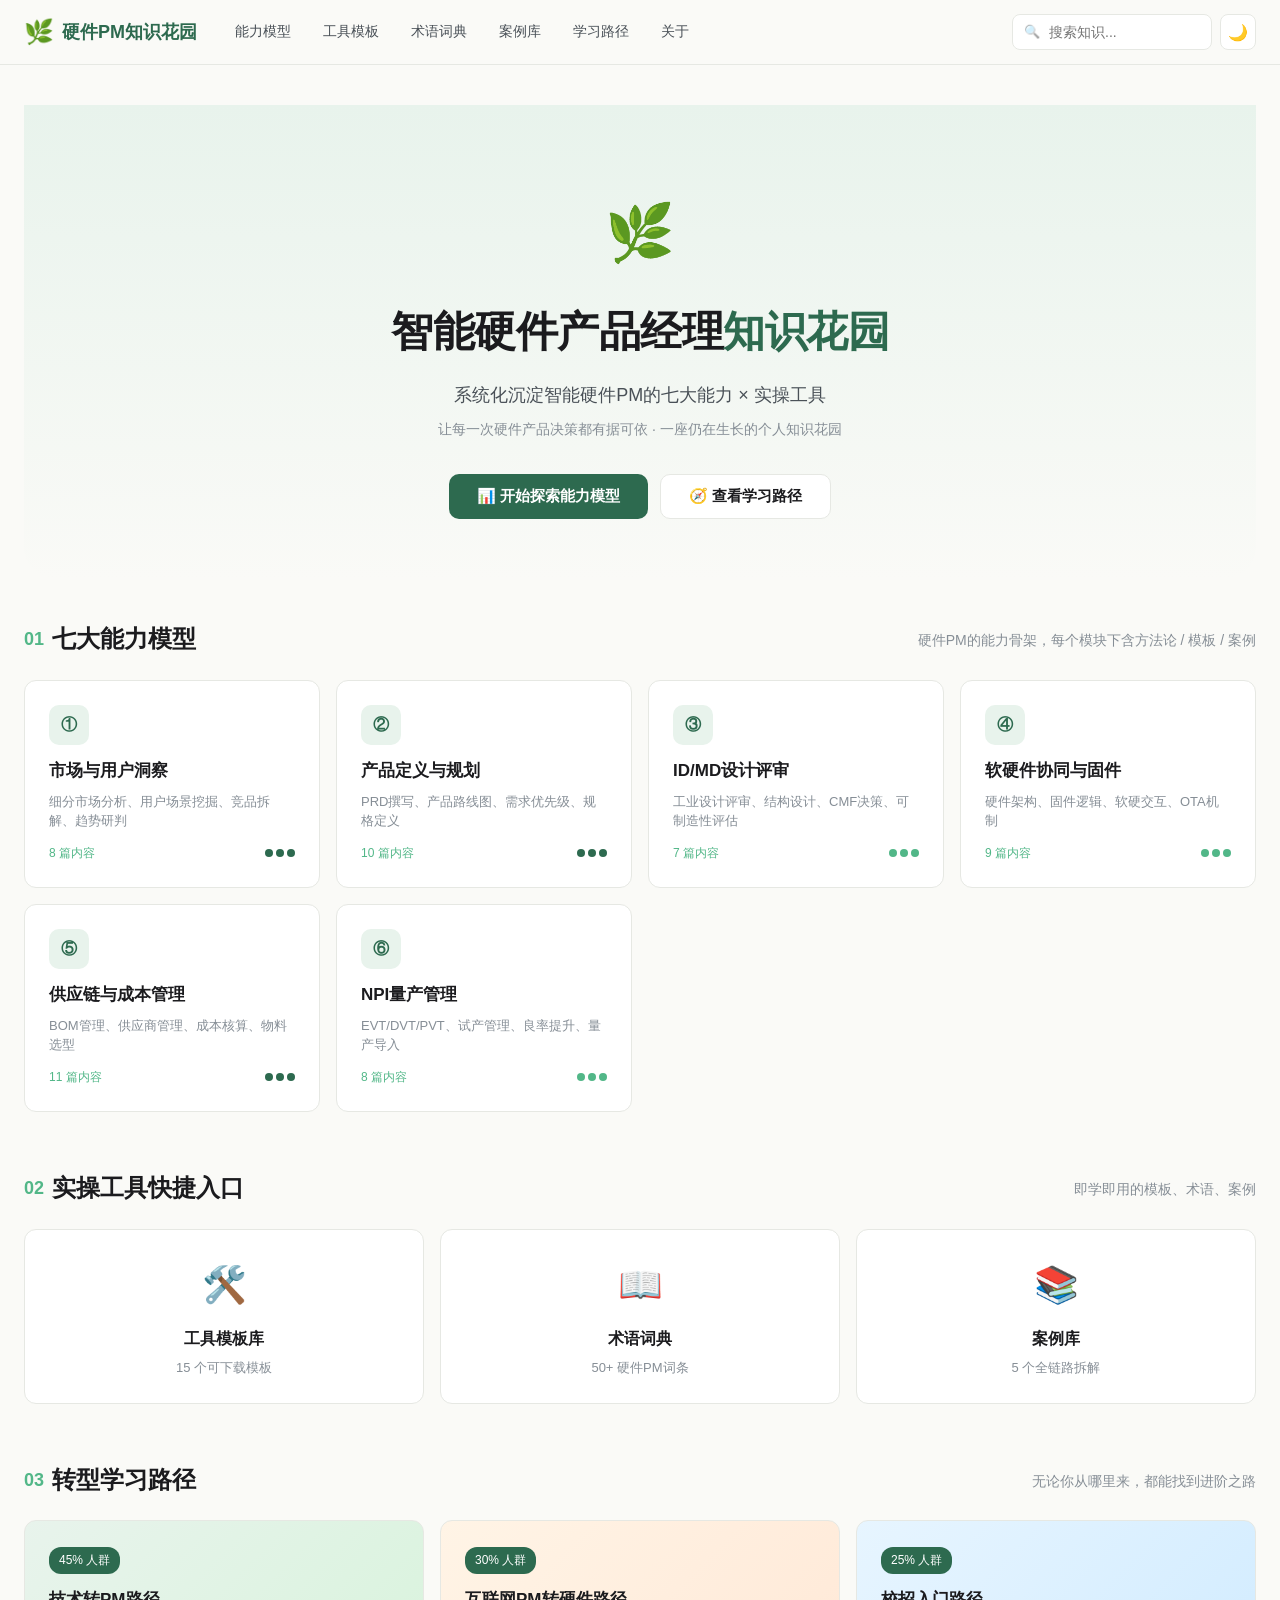
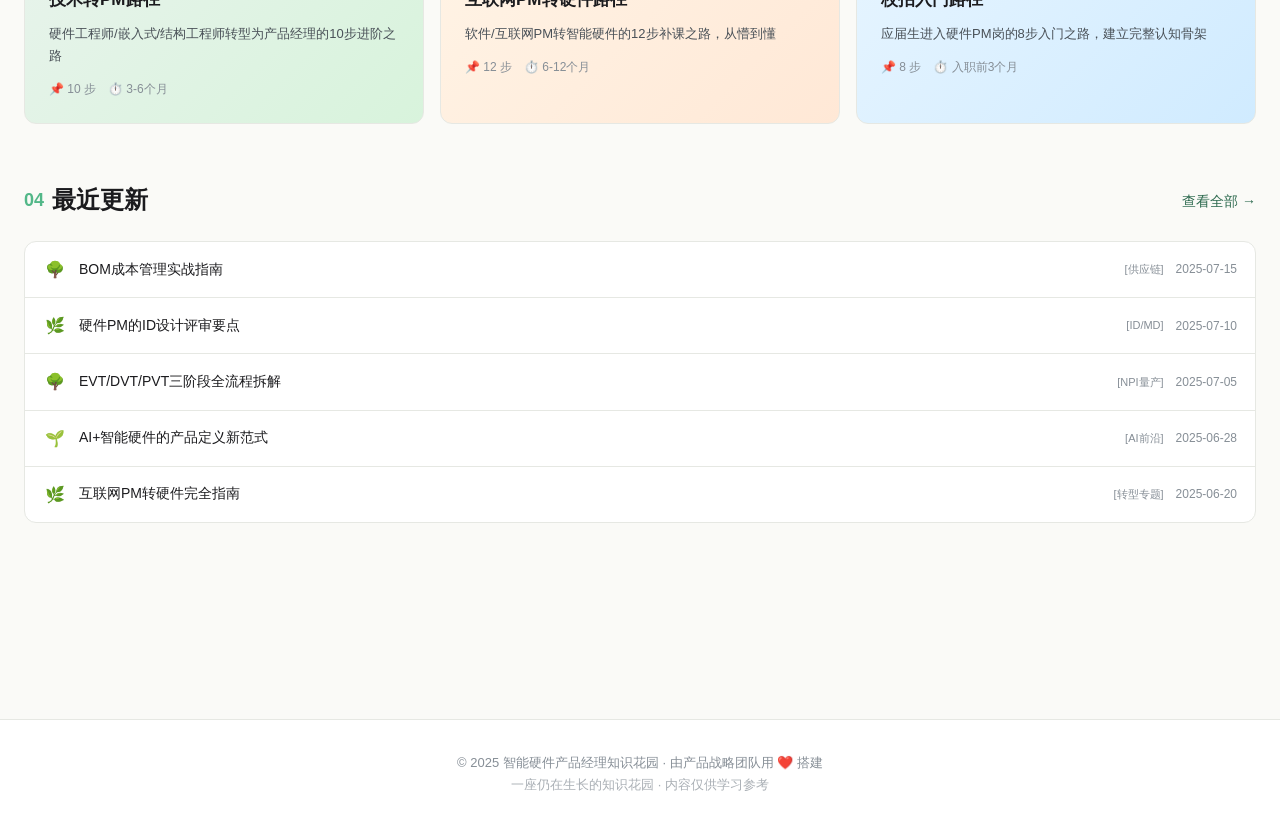
<file: index.html>
<!DOCTYPE html>
<html lang="zh-CN">
<head>
<meta charset="UTF-8">
<meta name="viewport" content="width=device-width, initial-scale=1.0">
<title>智能硬件产品经理知识花园</title>
<style>
/* ========== 基础变量 ========== */
:root{
  --bg:#FAFAF7; --bg-card:#FFFFFF; --bg-soft:#F1F3EF;
  --text:#1B1B1E; --text-soft:#495057; --text-mute:#868E96;
  --brand:#2D6A4F; --brand-mid:#52B788; --brand-light:#95D5B2; --brand-bg:#E8F3EC;
  --accent:#E07A5F; --warn:#F4A261;
  --border:#E6E8E3; --shadow:0 2px 12px rgba(45,106,79,.08);
  --shadow-hover:0 6px 24px rgba(45,106,79,.15);
  --radius:12px;
}
[data-theme="dark"]{
  --bg:#14171A; --bg-card:#1C2025; --bg-soft:#22272E;
  --text:#E8EAED; --text-soft:#B0B7BF; --text-mute:#6C757D;
  --brand:#52B788; --brand-mid:#74C69D; --brand-light:#95D5B2; --brand-bg:#1A2D24;
  --accent:#E89579; --warn:#F4A261;
  --border:#2C3138; --shadow:0 2px 12px rgba(0,0,0,.3); --shadow-hover:0 6px 24px rgba(0,0,0,.45);
}
*{margin:0;padding:0;box-sizing:border-box}
html{scroll-behavior:smooth}
body{
  font-family:-apple-system,BlinkMacSystemFont,"Segoe UI","PingFang SC","Hiragino Sans GB","Microsoft YaHei",sans-serif;
  background:var(--bg);color:var(--text);line-height:1.7;font-size:16px;
  transition:background .3s,color .3s;
}
a{color:var(--brand);text-decoration:none}
a:hover{color:var(--accent)}
img{max-width:100%}

/* ========== 顶部导航 ========== */
.navbar{
  position:sticky;top:0;z-index:100;
  background:rgba(250,250,247,.92);backdrop-filter:blur(12px);
  border-bottom:1px solid var(--border);
}
[data-theme="dark"] .navbar{background:rgba(20,23,26,.92)}
.navbar-inner{
  max-width:1280px;margin:0 auto;padding:0 24px;height:64px;
  display:flex;align-items:center;gap:24px;
}
.logo{display:flex;align-items:center;gap:8px;font-weight:700;font-size:18px;color:var(--brand);cursor:pointer;white-space:nowrap}
.logo-icon{font-size:24px}
.nav-links{display:flex;gap:4px;flex:1;overflow-x:auto;scrollbar-width:none}
.nav-links::-webkit-scrollbar{display:none}
.nav-link{
  padding:8px 14px;border-radius:8px;font-size:14px;color:var(--text-soft);
  cursor:pointer;white-space:nowrap;transition:all .2s;
}
.nav-link:hover{background:var(--brand-bg);color:var(--brand)}
.nav-link.active{background:var(--brand);color:#fff}
.nav-tools{display:flex;align-items:center;gap:8px}
.icon-btn{
  width:36px;height:36px;border-radius:8px;border:1px solid var(--border);
  background:var(--bg-card);cursor:pointer;display:flex;align-items:center;justify-content:center;
  font-size:16px;color:var(--text-soft);transition:all .2s;
}
.icon-btn:hover{border-color:var(--brand);color:var(--brand)}

/* ========== 搜索框 ========== */
.search-box{
  position:relative;width:200px;
}
.search-box input{
  width:100%;height:36px;padding:0 12px 0 36px;border-radius:8px;
  border:1px solid var(--border);background:var(--bg-card);color:var(--text);
  font-size:14px;outline:none;transition:all .2s;
}
.search-box input:focus{border-color:var(--brand);box-shadow:0 0 0 3px var(--brand-bg)}
.search-box::before{content:"🔍";position:absolute;left:12px;top:50%;transform:translateY(-50%);font-size:13px;opacity:.6}
.search-results{
  position:absolute;top:42px;left:0;right:0;max-height:400px;overflow-y:auto;
  background:var(--bg-card);border:1px solid var(--border);border-radius:8px;
  box-shadow:var(--shadow-hover);display:none;z-index:200;
}
.search-results.show{display:block}
.search-result-item{padding:10px 14px;border-bottom:1px solid var(--border);cursor:pointer;font-size:14px}
.search-result-item:hover{background:var(--brand-bg)}
.search-result-item:last-child{border-bottom:none}
.sr-title{font-weight:600;color:var(--text)}
.sr-desc{color:var(--text-mute);font-size:12px;margin-top:2px}
.sr-tag{display:inline-block;padding:1px 6px;background:var(--brand-bg);color:var(--brand);border-radius:4px;font-size:11px;margin-left:6px}

/* ========== 页面容器 ========== */
.page{max-width:1280px;margin:0 auto;padding:40px 24px 80px;display:none}
.page.active{display:block;animation:fadeIn .4s}
@keyframes fadeIn{from{opacity:0;transform:translateY(8px)}to{opacity:1;transform:none}}

/* ========== Hero ========== */
.hero{
  text-align:center;padding:80px 24px 60px;
  background:linear-gradient(180deg,var(--brand-bg) 0%,transparent 100%);
  border-radius:0 0 32px 32px;margin-bottom:40px;
}
.hero-emoji{font-size:56px;margin-bottom:16px}
.hero h1{font-size:42px;font-weight:800;color:var(--text);margin-bottom:12px;letter-spacing:-.5px}
.hero h1 .brand{color:var(--brand)}
.hero-sub{font-size:18px;color:var(--text-soft);margin-bottom:8px}
.hero-tag{font-size:14px;color:var(--text-mute);margin-bottom:32px}
.hero-cta{display:flex;gap:12px;justify-content:center;flex-wrap:wrap}
.btn{
  padding:12px 28px;border-radius:10px;font-size:15px;font-weight:600;
  cursor:pointer;border:none;transition:all .2s;display:inline-flex;align-items:center;gap:6px;
}
.btn-primary{background:var(--brand);color:#fff}
.btn-primary:hover{background:var(--brand-mid);color:#fff;transform:translateY(-2px);box-shadow:var(--shadow-hover)}
.btn-ghost{background:var(--bg-card);color:var(--text);border:1px solid var(--border)}
.btn-ghost:hover{border-color:var(--brand);color:var(--brand)}

/* ========== 区块标题 ========== */
.section{margin-bottom:56px}
.section-head{display:flex;align-items:baseline;justify-content:space-between;margin-bottom:20px;flex-wrap:wrap;gap:8px}
.section-title{font-size:24px;font-weight:700;color:var(--text);display:flex;align-items:center;gap:8px}
.section-title .num{color:var(--brand-mid);font-size:18px}
.section-desc{font-size:14px;color:var(--text-mute)}
.section-more{font-size:14px;color:var(--brand);cursor:pointer}

/* ========== 七大能力卡片 ========== */
.ability-grid{display:grid;grid-template-columns:repeat(auto-fill,minmax(240px,1fr));gap:16px}
.ability-card{
  background:var(--bg-card);border:1px solid var(--border);border-radius:var(--radius);
  padding:24px;cursor:pointer;transition:all .25s;position:relative;overflow:hidden;
}
.ability-card::before{
  content:"";position:absolute;top:0;left:0;right:0;height:3px;background:var(--brand);transform:scaleX(0);transform-origin:left;transition:transform .3s;
}
.ability-card:hover::before{transform:scaleX(1)}
.ability-card:hover{border-color:var(--brand);box-shadow:var(--shadow-hover);transform:translateY(-4px)}
.ability-num{
  width:40px;height:40px;border-radius:10px;background:var(--brand-bg);
  display:flex;align-items:center;justify-content:center;font-weight:700;color:var(--brand);font-size:16px;margin-bottom:12px;
}
.ability-title{font-size:17px;font-weight:700;color:var(--text);margin-bottom:6px}
.ability-desc{font-size:13px;color:var(--text-mute);margin-bottom:12px;line-height:1.5}
.ability-meta{display:flex;align-items:center;justify-content:space-between;font-size:12px}
.ability-count{color:var(--brand-mid)}
.ability-status{display:flex;gap:3px}
.status-dot{width:8px;height:8px;border-radius:50%}
.dot-s{background:var(--brand-light)}
.dot-g{background:var(--brand-mid)}
.dot-m{background:var(--brand)}

/* ========== 快捷入口 ========== */
.quick-grid{display:grid;grid-template-columns:repeat(auto-fit,minmax(200px,1fr));gap:16px}
.quick-card{
  background:var(--bg-card);border:1px solid var(--border);border-radius:var(--radius);
  padding:24px;cursor:pointer;transition:all .25s;text-align:center;
}
.quick-card:hover{border-color:var(--brand);box-shadow:var(--shadow);transform:translateY(-2px)}
.quick-icon{font-size:36px;margin-bottom:10px}
.quick-title{font-size:16px;font-weight:700;color:var(--text);margin-bottom:4px}
.quick-sub{font-size:13px;color:var(--text-mute)}

/* ========== 学习路径卡 ========== */
.path-grid{display:grid;grid-template-columns:repeat(auto-fit,minmax(260px,1fr));gap:16px}
.path-card{
  background:linear-gradient(135deg,var(--bg-card) 0%,var(--brand-bg) 100%);
  border:1px solid var(--border);border-radius:var(--radius);padding:24px;cursor:pointer;transition:all .25s;
}
.path-card:hover{box-shadow:var(--shadow-hover);transform:translateY(-4px)}
.path-badge{display:inline-block;padding:3px 10px;background:var(--brand);color:#fff;border-radius:12px;font-size:12px;margin-bottom:12px}
.path-title{font-size:17px;font-weight:700;margin-bottom:8px}
.path-desc{font-size:13px;color:var(--text-soft);margin-bottom:12px}
.path-meta{font-size:12px;color:var(--text-mute);display:flex;gap:12px}

/* ========== 最近更新 ========== */
.update-list{background:var(--bg-card);border:1px solid var(--border);border-radius:var(--radius);overflow:hidden}
.update-item{display:flex;align-items:center;gap:12px;padding:14px 18px;border-bottom:1px solid var(--border);cursor:pointer;transition:background .2s}
.update-item:hover{background:var(--brand-bg)}
.update-item:last-child{border-bottom:none}
.update-status{font-size:16px;width:24px;text-align:center}
.update-title{flex:1;font-size:14px;color:var(--text)}
.update-date{font-size:12px;color:var(--text-mute)}

/* ========== 模板/术语/案例 网格 ========== */
.filter-tabs{display:flex;gap:8px;margin-bottom:20px;flex-wrap:wrap}
.tab{
  padding:6px 14px;border-radius:20px;font-size:13px;cursor:pointer;
  background:var(--bg-card);border:1px solid var(--border);color:var(--text-soft);transition:all .2s;
}
.tab.active,.tab:hover{background:var(--brand);color:#fff;border-color:var(--brand)}
.item-grid{display:grid;grid-template-columns:repeat(auto-fill,minmax(300px,1fr));gap:16px}
.item-card{
  background:var(--bg-card);border:1px solid var(--border);border-radius:var(--radius);
  padding:20px;transition:all .25s;cursor:pointer;
}
.item-card:hover{border-color:var(--brand);box-shadow:var(--shadow-hover);transform:translateY(-3px)}
.item-icon{font-size:28px;margin-bottom:10px}
.item-title{font-size:16px;font-weight:700;margin-bottom:6px;color:var(--text)}
.item-tag{display:inline-block;padding:2px 8px;background:var(--brand-bg);color:var(--brand);border-radius:6px;font-size:12px;margin-bottom:8px}
.item-desc{font-size:13px;color:var(--text-mute);line-height:1.5}
.item-actions{margin-top:12px;display:flex;gap:8px}
.mini-btn{padding:5px 12px;font-size:12px;border-radius:6px;border:1px solid var(--border);background:var(--bg);color:var(--text-soft);cursor:pointer}
.mini-btn:hover{border-color:var(--brand);color:var(--brand)}
.mini-btn.fill{background:var(--brand);color:#fff;border-color:var(--brand)}

/* ========== 术语表 ========== */
.glossary-tools{display:flex;gap:12px;margin-bottom:20px;flex-wrap:wrap;align-items:center}
.glossary-search{flex:1;min-width:200px;position:relative}
.glossary-search input{width:100%;height:40px;padding:0 14px 0 38px;border-radius:10px;border:1px solid var(--border);background:var(--bg-card);color:var(--text);font-size:14px;outline:none}
.glossary-search input:focus{border-color:var(--brand);box-shadow:0 0 0 3px var(--brand-bg)}
.glossary-search::before{content:"🔍";position:absolute;left:13px;top:50%;transform:translateY(-50%);opacity:.6}
.alpha-index{display:flex;gap:4px;flex-wrap:wrap}
.alpha-index span{width:26px;height:26px;display:flex;align-items:center;justify-content:center;font-size:12px;border-radius:6px;cursor:pointer;color:var(--text-mute);transition:all .15s}
.alpha-index span:hover{background:var(--brand-bg);color:var(--brand)}
.glossary-list{display:flex;flex-direction:column;gap:10px}
.glossary-item{
  background:var(--bg-card);border:1px solid var(--border);border-radius:10px;padding:16px 20px;transition:all .2s;
}
.glossary-item:hover{border-color:var(--brand-mid);box-shadow:var(--shadow)}
.gi-head{display:flex;align-items:center;gap:12px;flex-wrap:wrap;margin-bottom:6px}
.gi-term{font-size:17px;font-weight:700;color:var(--text)}
.gi-en{font-size:13px;color:var(--text-mute)}
.gi-cat{padding:2px 8px;background:var(--brand-bg);color:var(--brand);border-radius:6px;font-size:11px}
.gi-desc{font-size:14px;color:var(--text-soft);line-height:1.6}
.gi-rel{margin-top:6px;font-size:12px;color:var(--text-mute)}
.gi-rel a{margin-right:8px}

/* ========== 案例库 ========== */
.case-list{display:flex;flex-direction:column;gap:16px}
.case-card{
  background:var(--bg-card);border:1px solid var(--border);border-radius:var(--radius);
  padding:24px;cursor:pointer;transition:all .25s;
}
.case-card:hover{border-color:var(--brand);box-shadow:var(--shadow-hover);transform:translateX(4px)}
.case-cat{display:inline-block;padding:3px 10px;background:var(--accent);color:#fff;border-radius:12px;font-size:12px;margin-bottom:10px}
.case-title{font-size:18px;font-weight:700;margin-bottom:8px}
.case-sub{font-size:14px;color:var(--text-soft);margin-bottom:14px}
.case-dims{display:flex;flex-wrap:wrap;gap:8px}
.case-dim{padding:4px 10px;background:var(--bg-soft);border-radius:8px;font-size:12px;color:var(--text-soft)}
.case-dim::before{content:"▸ ";color:var(--brand-mid)}

/* ========== 文章页 ========== */
.article-back{margin-bottom:20px;font-size:14px;color:var(--text-mute);cursor:pointer;display:inline-flex;align-items:center;gap:4px}
.article-back:hover{color:var(--brand)}
.article-wrap{display:grid;grid-template-columns:1fr 240px;gap:40px}
.article-main{background:var(--bg-card);border:1px solid var(--border);border-radius:var(--radius);padding:40px}
.breadcrumb{font-size:13px;color:var(--text-mute);margin-bottom:16px}
.breadcrumb a{color:var(--text-mute)}
.breadcrumb a:hover{color:var(--brand)}
.article-title{font-size:30px;font-weight:800;margin-bottom:16px;line-height:1.3}
.article-meta{display:flex;align-items:center;gap:16px;font-size:13px;color:var(--text-mute);margin-bottom:24px;padding-bottom:24px;border-bottom:1px solid var(--border);flex-wrap:wrap}
.article-meta .status{font-size:16px}
.article-body h2{font-size:22px;font-weight:700;margin:32px 0 14px;color:var(--text);padding-left:12px;border-left:4px solid var(--brand)}
.article-body h3{font-size:18px;font-weight:700;margin:24px 0 10px;color:var(--text)}
.article-body p{margin-bottom:14px;color:var(--text-soft);line-height:1.85}
.article-body ul,.article-body ol{margin:0 0 14px 24px;color:var(--text-soft)}
.article-body li{margin-bottom:6px;line-height:1.7}
.article-body strong{color:var(--text)}
.article-body code{background:var(--bg-soft);padding:2px 6px;border-radius:4px;font-size:13px;color:var(--accent)}
.article-body blockquote{border-left:4px solid var(--brand-light);background:var(--brand-bg);padding:14px 18px;margin:14px 0;border-radius:0 8px 8px 0;color:var(--text-soft)}
.article-body table{width:100%;border-collapse:collapse;margin:14px 0;font-size:14px}
.article-body th,.article-body td{border:1px solid var(--border);padding:8px 12px;text-align:left}
.article-body th{background:var(--brand-bg);color:var(--brand);font-weight:600}
.article-tags{margin-top:32px;padding-top:20px;border-top:1px solid var(--border);display:flex;gap:8px;flex-wrap:wrap}
.article-tag{padding:4px 12px;background:var(--brand-bg);color:var(--brand);border-radius:14px;font-size:13px;cursor:pointer}
.article-tag:hover{background:var(--brand);color:#fff}
.toc{
  position:sticky;top:84px;align-self:start;background:var(--bg-card);
  border:1px solid var(--border);border-radius:var(--radius);padding:20px;max-height:calc(100vh - 100px);overflow-y:auto;
}
.toc-title{font-size:13px;font-weight:700;color:var(--text-mute);margin-bottom:12px;letter-spacing:1px}
.toc a{display:block;padding:5px 0;font-size:13px;color:var(--text-soft);border-left:2px solid transparent;padding-left:12px;transition:all .2s}
.toc a:hover,.toc a.active{color:var(--brand);border-color:var(--brand)}

/* ========== 能力模块详情页 ========== */
.module-header{
  background:linear-gradient(135deg,var(--brand-bg),var(--bg-card));border:1px solid var(--border);
  border-radius:var(--radius);padding:32px;margin-bottom:24px;
}
.module-num-big{font-size:48px;font-weight:800;color:var(--brand);opacity:.3;line-height:1}
.module-title-big{font-size:28px;font-weight:800;margin-bottom:8px}
.module-desc-big{color:var(--text-soft);font-size:15px;margin-bottom:16px}
.module-skills{display:flex;flex-wrap:wrap;gap:8px}
.skill-chip{padding:4px 12px;background:var(--bg-card);border:1px solid var(--border);border-radius:14px;font-size:13px;color:var(--text-soft)}

/* ========== 关于页 ========== */
.about-card{background:var(--bg-card);border:1px solid var(--border);border-radius:var(--radius);padding:40px;max-width:760px;margin:0 auto}
.about-avatar{width:80px;height:80px;border-radius:50%;background:var(--brand-bg);display:flex;align-items:center;justify-content:center;font-size:40px;margin:0 auto 16px}
.about-h{text-align:center;font-size:24px;font-weight:700;margin-bottom:8px}
.about-sub{text-align:center;color:var(--text-mute);margin-bottom:24px}
.about-section{margin-bottom:24px}
.about-section h3{font-size:16px;color:var(--brand);margin-bottom:8px}

/* ========== 返回顶部 ========== */
.back-top{
  position:fixed;bottom:32px;right:32px;width:44px;height:44px;border-radius:50%;
  background:var(--brand);color:#fff;display:flex;align-items:center;justify-content:center;
  cursor:pointer;box-shadow:var(--shadow-hover);opacity:0;pointer-events:none;transition:all .3s;z-index:90;font-size:18px;
}
.back-top.show{opacity:1;pointer-events:auto}
.back-top:hover{transform:translateY(-3px)}

/* ========== Footer ========== */
.footer{
  border-top:1px solid var(--border);background:var(--bg-card);padding:32px 24px;text-align:center;color:var(--text-mute);font-size:13px;margin-top:60px;
}
.footer a{color:var(--brand)}

/* ========== 响应式 ========== */
@media(max-width:1024px){
  .article-wrap{grid-template-columns:1fr}
  .toc{display:none}
}
@media(max-width:768px){
  .navbar-inner{padding:0 16px;gap:12px}
  .nav-links{display:none}
  .search-box{width:auto;flex:1}
  .page{padding:24px 16px 60px}
  .hero{padding:48px 16px 40px}
  .hero h1{font-size:30px}
  .hero-sub{font-size:15px}
  .ability-grid{grid-template-columns:1fr}
  .item-grid{grid-template-columns:1fr}
  .article-main{padding:24px}
  .article-title{font-size:24px}
  .section-title{font-size:20px}
}
.empty-state{text-align:center;padding:60px 20px;color:var(--text-mute)}
.empty-state .emoji{font-size:48px;margin-bottom:12px}
</style>
</head>
<body>

<!-- 导航 -->
<nav class="navbar">
  <div class="navbar-inner">
    <div class="logo" onclick="nav('home')"><span class="logo-icon">🌿</span><span>硬件PM知识花园</span></div>
    <div class="nav-links">
      <span class="nav-link" data-nav="abilities" onclick="nav('abilities')">能力模型</span>
      <span class="nav-link" data-nav="templates" onclick="nav('templates')">工具模板</span>
      <span class="nav-link" data-nav="glossary" onclick="nav('glossary')">术语词典</span>
      <span class="nav-link" data-nav="cases" onclick="nav('cases')">案例库</span>
      <span class="nav-link" data-nav="paths" onclick="nav('paths')">学习路径</span>
      <span class="nav-link" data-nav="about" onclick="nav('about')">关于</span>
    </div>
    <div class="nav-tools">
      <div class="search-box">
        <input type="text" id="globalSearch" placeholder="搜索知识..." oninput="onSearch(this.value)">
        <div class="search-results" id="searchResults"></div>
      </div>
      <button class="icon-btn" onclick="toggleTheme()" title="切换主题">🌙</button>
    </div>
  </div>
</nav>

<!-- 首页 -->
<div class="page active" id="page-home">
  <div class="hero">
    <div class="hero-emoji">🌿</div>
    <h1>智能硬件产品经理<span class="brand">知识花园</span></h1>
    <p class="hero-sub">系统化沉淀智能硬件PM的七大能力 × 实操工具</p>
    <p class="hero-tag">让每一次硬件产品决策都有据可依 · 一座仍在生长的个人知识花园</p>
    <div class="hero-cta">
      <button class="btn btn-primary" onclick="nav('abilities')">📊 开始探索能力模型</button>
      <button class="btn btn-ghost" onclick="nav('paths')">🧭 查看学习路径</button>
    </div>
  </div>

  <div class="section">
    <div class="section-head">
      <div class="section-title"><span class="num">01</span>七大能力模型</div>
      <span class="section-desc">硬件PM的能力骨架，每个模块下含方法论 / 模板 / 案例</span>
    </div>
    <div class="ability-grid" id="abilityGrid"></div>
  </div>

  <div class="section">
    <div class="section-head">
      <div class="section-title"><span class="num">02</span>实操工具快捷入口</div>
      <span class="section-desc">即学即用的模板、术语、案例</span>
    </div>
    <div class="quick-grid">
      <div class="quick-card" onclick="nav('templates')"><div class="quick-icon">🛠️</div><div class="quick-title">工具模板库</div><div class="quick-sub">15 个可下载模板</div></div>
      <div class="quick-card" onclick="nav('glossary')"><div class="quick-icon">📖</div><div class="quick-title">术语词典</div><div class="quick-sub">50+ 硬件PM词条</div></div>
      <div class="quick-card" onclick="nav('cases')"><div class="quick-icon">📚</div><div class="quick-title">案例库</div><div class="quick-sub">5 个全链路拆解</div></div>
    </div>
  </div>

  <div class="section">
    <div class="section-head">
      <div class="section-title"><span class="num">03</span>转型学习路径</div>
      <span class="section-desc">无论你从哪里来，都能找到进阶之路</span>
    </div>
    <div class="path-grid" id="pathGrid"></div>
  </div>

  <div class="section">
    <div class="section-head">
      <div class="section-title"><span class="num">04</span>最近更新</div>
      <span class="section-more" onclick="nav('abilities')">查看全部 →</span>
    </div>
    <div class="update-list" id="updateList"></div>
  </div>
</div>

<!-- 能力模型列表页 -->
<div class="page" id="page-abilities">
  <div class="section">
    <div class="section-head">
      <div class="section-title">📊 七大能力模型</div>
      <span class="section-desc">智能硬件PM的完整能力骨架</span>
    </div>
    <div class="ability-grid" id="abilitiesFullGrid"></div>
  </div>
</div>

<!-- 能力模块详情页 -->
<div class="page" id="page-module">
  <span class="article-back" onclick="nav('abilities')">← 返回能力模型</span>
  <div id="moduleContent"></div>
</div>

<!-- 文章页 -->
<div class="page" id="page-article">
  <span class="article-back" onclick="history.back?nav('abilities'):nav('abilities')">← 返回</span>
  <div id="articleContent"></div>
</div>

<!-- 工具模板库 -->
<div class="page" id="page-templates">
  <div class="section">
    <div class="section-head">
      <div class="section-title">🛠️ 工具模板库</div>
      <span class="section-desc">硬件PM实战工具，即学即用</span>
    </div>
    <div class="filter-tabs" id="tplTabs"></div>
    <div class="item-grid" id="tplGrid"></div>
  </div>
</div>

<!-- 术语词典 -->
<div class="page" id="page-glossary">
  <div class="section">
    <div class="section-head">
      <div class="section-title">📖 术语词典</div>
      <span class="section-desc">消除硬件PM的黑话壁垒</span>
    </div>
    <div class="glossary-tools">
      <div class="glossary-search"><input type="text" id="glossarySearch" placeholder="搜索术语 / 英文 / 释义..." oninput="renderGlossary()"></div>
      <div class="filter-tabs" id="glossaryTabs" style="margin:0"></div>
    </div>
    <div class="glossary-list" id="glossaryList"></div>
  </div>
</div>

<!-- 案例库 -->
<div class="page" id="page-cases">
  <div class="section">
    <div class="section-head">
      <div class="section-title">📚 案例库</div>
      <span class="section-desc">智能硬件产品全链路拆解</span>
    </div>
    <div class="filter-tabs" id="caseTabs"></div>
    <div class="case-list" id="caseList"></div>
  </div>
</div>

<!-- 学习路径 -->
<div class="page" id="page-paths">
  <div class="section">
    <div class="section-head">
      <div class="section-title">🧭 学习路径推荐</div>
      <span class="section-desc">按你的转型背景选择最适合的进阶之路</span>
    </div>
    <div class="path-grid" id="pathsFullGrid"></div>
  </div>
</div>

<!-- 关于 -->
<div class="page" id="page-about">
  <div class="about-card">
    <div class="about-avatar">🌿</div>
    <div class="about-h">关于这座知识花园</div>
    <div class="about-sub">一座仍在生长的个人知识花园</div>
    <div class="about-section">
      <h3>🌱 建站初衷</h3>
      <p>智能硬件PM是一个学习需求强烈但知识供给严重不足的群体。资料分散、硬件门槛高、实战案例稀缺、模板工具缺失——这座花园希望系统化沉淀智能硬件产品经理的七大能力，让每一次硬件产品决策都有据可依。</p>
    </div>
    <div class="about-section">
      <h3>🌳 内容架构</h3>
      <p>以「七大能力模型」为骨架（市场洞察 / 产品定义 / ID-MD评审 / 软硬协同 / 供应链成本 / NPI量产 / 认证上市），配套「工具模板库 + 术语词典 + 案例库」三层实操工具，并以「学习路径推荐」服务不同转型背景的PM。</p>
    </div>
    <div class="about-section">
      <h3>🌿 生长状态标记</h3>
      <p>每篇内容标注成熟度：<b>🌱 萌芽</b>（刚起稿的探索性思考）、<b>🌿 成长</b>（已成形但仍在迭代）、<b>🌳 成熟</b>（已验证可复用的方法论）。让知识"活"起来，也让读者知道内容的可信度。</p>
    </div>
    <div class="about-section">
      <h3>📌 内容来源</h3>
      <p>本报告由产品战略团队 AI 协作生成（用户研究员瑞思 + 竞品分析师竞析 + 需求分析师析客 + 主理人方向明编排），重要决策请由产品负责人审定。</p>
    </div>
  </div>
</div>

<div class="back-top" id="backTop" onclick="window.scrollTo({top:0,behavior:'smooth'})">↑</div>

<footer class="footer">
  © 2025 智能硬件产品经理知识花园 · 由产品战略团队用 ❤️ 搭建<br>
  <span style="opacity:.7">一座仍在生长的知识花园 · 内容仅供学习参考</span>
</footer>

<script>
/* ========== 数据 ========== */
const ABILITIES=[
  {id:1,num:"①",title:"市场与用户洞察",desc:"细分市场分析、用户场景挖掘、竞品拆解、趋势研判",skills:["竞品分析","用户访谈","场景挖掘","趋势研判","实地调研"],count:8,status:"m"},
  {id:2,num:"②",title:"产品定义与规划",desc:"PRD撰写、产品路线图、需求优先级、规格定义",skills:["硬件PRD","需求管理","路线图","规格定义","版本策略"],count:10,status:"m"},
  {id:3,num:"③",title:"ID/MD设计评审",desc:"工业设计评审、结构设计、CMF决策、可制造性评估",skills:["ID评审","MD结构","CMF决策","DFM评估"],count:7,status:"g"},
  {id:4,num:"④",title:"软硬件协同与固件",desc:"硬件架构、固件逻辑、软硬交互、OTA机制",skills:["硬件架构","固件逻辑","通信协议","OTA升级","软硬联调"],count:9,status:"g"},
  {id:5,num:"⑤",title:"供应链与成本管理",desc:"BOM管理、供应商管理、成本核算、物料选型",skills:["BOM管理","供应商","成本核算","物料选型","交期管控"],count:11,status:"m"},
  {id:6,num:"⑥",title:"NPI量产管理",desc:"EVT/DVT/PVT、试产管理、良率提升、量产导入",skills:["EVT/DVT/PVT","试产管理","良率提升","SMT工艺","Issue追踪"],count:8,status:"g"},
  {id:7,num:"⑦",title:"认证合规与上市",desc:"3C/CE/FCC认证、专利布局、Go-to-Market策略",skills:["全球认证","专利布局","GTM策略","包装规范","渠道铺货"],count:6,status:"s"}
];

const TEMPLATES=[
  {id:"T1",icon:"📄",title:"智能硬件PRD模板",cat:"产品定义",desc:"含硬件规格表 / ID需求 / 交互说明 / 软硬协同需求 / 认证要求等专属章节，区别于软件PRD"},
  {id:"T2",icon:"📊",title:"BOM成本核算表",cat:"供应链",desc:"含物料清单 / 单价 / 数量 / 替代料 / 成本汇总 / 毛利率计算，支持多版本对比"},
  {id:"T3",icon:"🔍",title:"竞品分析矩阵模板",cat:"市场洞察",desc:"含功能对比 / 参数对比 / 价格对比 / 用户体验维度，专门适配硬件产品拆解"},
  {id:"T4",icon:"💬",title:"用户访谈记录模板",cat:"市场洞察",desc:"含场景观察 / 痛点记录 / 需求挖掘 / 使用环境记录，适配硬件使用场景实地调研"},
  {id:"T5",icon:"🎨",title:"ID设计评审检查表",cat:"ID/MD",desc:"含外观 / 手感 / CMF / 品牌一致性 / 可制造性评审项，覆盖ID评审全维度"},
  {id:"T6",icon:"🔧",title:"MD结构设计评审表",cat:"ID/MD",desc:"含堆叠 / 强度 / 散热 / 防水 / 装配可行性评审项，结构工程师协作必备"},
  {id:"T7",icon:"📋",title:"硬件规格定义书",cat:"产品定义",desc:"含芯片选型 / 传感器 / 屏幕 / 电池 / 接口 / 通信模块规格，立项核心文档"},
  {id:"T8",icon:"🏭",title:"NPI试产检查表",cat:"NPI量产",desc:"含EVT / DVT / PVT各阶段检查项 / 问题追踪 / 签核流程，量产导入标准工具"},
  {id:"T9",icon:"📈",title:"量产良率追踪表",cat:"NPI量产",desc:"含工序良率 / 缺陷分类 / 改善措施 / 目标追踪，Ramp-up阶段必备"},
  {id:"T10",icon:"✅",title:"认证合规清单",cat:"认证上市",desc:"含3C / CE / FCC / FDA等认证要求 / 周期 / 费用 / 所需资料，全球认证规划"},
  {id:"T11",icon:"🗺️",title:"产品路线图模板",cat:"产品定义",desc:"含版本规划 / 功能优先级 / 时间线 / 依赖关系，硬件代际+软件迭代协同"},
  {id:"T12",icon:"🤝",title:"供应商评估表",cat:"供应链",desc:"含资质 / 产能 / 品质 / 价格 / 交期 / 配合度评估维度，供应商导入标准"},
  {id:"T13",icon:"🔄",title:"OTA升级方案模板",cat:"软硬件",desc:"含升级策略 / 灰度方案 / 回滚机制 / 固件版本管理，避免变砖必备"},
  {id:"T14",icon:"🔗",title:"软硬协同需求表",cat:"软硬件",desc:"含硬件事件 / 软件响应 / 数据流 / 状态机 / 异常处理，软硬联调沟通工具"},
  {id:"T15",icon:"🚀",title:"Go-to-Market计划表",cat:"认证上市",desc:"含上市时间线 / 渠道铺货 / 营销节奏 / 备货计划，硬件GTM操盘checklist"}
];

const GLOSSARY=[
  {t:"BOM",en:"Bill of Materials",cat:"供应链",d:"物料清单，产品所有零部件的完整清单，含规格 / 数量 / 单价。是成本核算和采购的基础文件。",rel:["NPI","成本管理","供应商"]},
  {t:"NPI",en:"New Product Introduction",cat:"量产管理",d:"新产品导入，从设计完成到量产上市的完整流程管理，涵盖EVT/DVT/PVT/MP全阶段。",rel:["EVT","DVT","PVT","MP"]},
  {t:"EVT",en:"Engineering Verification Test",cat:"量产管理",d:"工程验证测试，NPI第一阶段，验证设计可行性和基本功能。通常在工程样机上进行。",rel:["NPI","DVT","PVT"]},
  {t:"DVT",en:"Design Verification Test",cat:"量产管理",d:"设计验证测试，NPI第二阶段，验证设计规格和可靠性，包括环境测试、跌落、老化等。",rel:["NPI","EVT","PVT"]},
  {t:"PVT",en:"Production Verification Test",cat:"量产管理",d:"量产验证测试，NPI第三阶段，在量产线上验证生产能力、一致性和良率。",rel:["NPI","EVT","DVT","MP"]},
  {t:"MP",en:"Mass Production",cat:"量产管理",d:"量产，正式大批量生产阶段。PVT通过后进入MP，开始大规模出货。",rel:["NPI","PVT","良率"]},
  {t:"ID",en:"Industrial Design",cat:"设计",d:"工业设计，负责产品外观、形态、CMF的设计，决定产品的视觉和触觉体验。",rel:["MD","CMF"]},
  {t:"MD",en:"Mechanical Design",cat:"设计",d:"结构设计 / 模具设计，负责产品内部结构和外壳模具，影响装配、强度、散热。",rel:["ID","DFM","CMF"]},
  {t:"CMF",en:"Color Material Finish",cat:"设计",d:"色彩 / 材质 / 工艺，产品外观的三大设计要素。如阳极氧化铝、磨砂玻璃、PC+ABS等。",rel:["ID","MD"]},
  {t:"PCB",en:"Printed Circuit Board",cat:"硬件技术",d:"印刷电路板，电子元器件的载体。硬件产品的'骨架'，所有芯片和元件焊接其上。",rel:["PCBA","SMT"]},
  {t:"PCBA",en:"Printed Circuit Board Assembly",cat:"硬件技术",d:"已贴片的电路板组件，PCB+SMT贴片后的成品。即'光板'焊接好元器件后的成品。",rel:["PCB","SMT"]},
  {t:"MCU",en:"Microcontroller Unit",cat:"硬件技术",d:"微控制器，集成CPU / 内存 / IO的单芯片。常见于智能手环、IoT传感器等低功耗设备。",rel:["SoC","GPIO"]},
  {t:"SoC",en:"System on Chip",cat:"硬件技术",d:"系统级芯片，集成度高于MCU，含CPU / GPU / ISP等。如手机的高通骁龙、智能手表的S系列。",rel:["MCU","NPU"]},
  {t:"NPU",en:"Neural Processing Unit",cat:"硬件技术",d:"神经网络处理单元，专用于AI推理的加速器。Edge AI硬件的核心算力来源。",rel:["SoC","Edge AI","TOPS"]},
  {t:"TOPS",en:"Tera Operations Per Second",cat:"硬件技术",d:"每秒万亿次运算，衡量AI芯片算力的单位。TOPS/W（每瓦算力）是Edge AI选型核心指标。",rel:["NPU","Edge AI"]},
  {t:"OTA",en:"Over The Air",cat:"软硬件协同",d:"空中下载升级，通过无线网络远程更新固件。智能硬件必备能力，需设计灰度、回滚机制。",rel:["固件","Bootloader"]},
  {t:"SDK",en:"Software Development Kit",cat:"软硬件协同",d:"软件开发工具包，供开发者集成硬件能力的API集合。如小米AIoT SDK、涂鸦IoT SDK。",rel:["API","软硬协同"]},
  {t:"DFM",en:"Design for Manufacturing",cat:"设计",d:"可制造性设计，在设计阶段考虑量产便利性的方法论。降低量产成本、提升良率的关键。",rel:["MD","良率"]},
  {t:"FCC",en:"Federal Communications Commission",cat:"认证合规",d:"美国联邦通信委员会认证，电子产品进入美国市场的强制认证，主要针对射频干扰。",rel:["CE","3C","RoHS"]},
  {t:"CE",en:"Conformité Européenne",cat:"认证合规",d:"欧盟符合性认证，产品进入欧盟市场的强制标志，覆盖安全、健康、环保要求。",rel:["FCC","3C","RoHS"]},
  {t:"3C",en:"China Compulsory Certification",cat:"认证合规",d:"中国强制性产品认证，国内销售的电子产品强制认证。没有3C不能在国内合法销售。",rel:["FCC","CE"]},
  {t:"RoHS",en:"Restriction of Hazardous Substances",cat:"认证合规",d:"有害物质限制指令，限制电子产品中的铅、汞、镉等有害物质含量。欧盟率先推行，全球跟进。",rel:["CE","3C"]},
  {t:"IP等级",en:"Ingress Protection",cat:"设计",d:"防护等级，如IP67表示防尘+短时浸水防护。第一位防尘(0-6)，第二位防水(0-9)。",rel:["MD","结构设计"]},
  {t:"EMS",en:"Electronic Manufacturing Service",cat:"供应链",d:"电子制造服务，代工厂模式。如富士康、立讯精密、和硕。品牌方出设计，EMS负责制造。",rel:["ODM","OEM"]},
  {t:"ODM",en:"Original Design Manufacturer",cat:"供应链",d:"原始设计制造商，提供设计+制造的厂商。品牌方可直接贴牌销售，降低研发投入。",rel:["EMS","OEM"]},
  {t:"OEM",en:"Original Equipment Manufacturer",cat:"供应链",d:"原始设备制造商，按品牌方设计进行代工生产。品牌方掌控设计，OEM只负责制造。",rel:["EMS","ODM"]},
  {t:"SMT",en:"Surface Mount Technology",cat:"量产管理",d:"表面贴装技术，电子元器件自动焊接工艺。PCBA量产的核心工艺，决定贴片良率。",rel:["PCBA","良率"]},
  {t:"FTY",en:"First Time Yield",cat:"量产管理",d:"首次通过率，量产良率核心指标。FTY=一次通过测试的产品数/投入生产的产品数。",rel:["良率","MP"]},
  {t:"MOQ",en:"Minimum Order Quantity",cat:"供应链",d:"最小起订量，供应商接受的最低订单数量。MOQ过高会增加库存风险，需与备料策略平衡。",rel:["Lead Time","BOM"]},
  {t:"Lead Time",en:"交货周期",cat:"供应链",d:"从下单到收货的时间。芯片Lead Time可能长达20+周，是量产排期的关键约束。",rel:["MOQ","BOM"]},
  {t:"ESD",en:"Electrostatic Discharge",cat:"硬件技术",d:"静电放电，可能导致电子元器件损坏。量产需做ESD防护，产品设计需通过ESD测试。",rel:["PCBA","认证"]},
  {t:"RF",en:"Radio Frequency",cat:"硬件技术",d:"射频，无线通信相关的技术领域。涉及天线设计、射频前端、电磁兼容等。",rel:["FCC","天线"]},
  {t:"BLE",en:"Bluetooth Low Energy",cat:"硬件技术",d:"低功耗蓝牙，智能穿戴、IoT设备最常用的无线协议。强调低功耗，适合间歇性小数据传输。",rel:["Wi-Fi","Zigbee","Matter"]},
  {t:"Wi-Fi",en:"Wireless Fidelity",cat:"硬件技术",d:"无线局域网技术，智能硬件联网的主流方案。功耗高于BLE，但带宽大、生态成熟。",rel:["BLE","Zigbee"]},
  {t:"Zigbee",en:"Zigbee",cat:"硬件技术",d:"低功耗Mesh网络协议，智能家居常用。支持自组网、自愈，但需网关。",rel:["BLE","Matter","Mesh"]},
  {t:"Matter",en:"Matter",cat:"硬件技术",d:"智能家居互联新标准，由CSA联盟推出。统一Apple/Google/Amazon生态，解决碎片化。",rel:["Zigbee","BLE","智能家居"]},
  {t:"GPU",en:"Graphics Processing Unit",cat:"硬件技术",d:"图形处理单元，并行计算能力强。在AI硬件中用于并行推理，提升算力。",rel:["SoC","NPU"]},
  {t:"Edge AI",en:"Edge AI",cat:"硬件技术",d:"边缘AI，在设备端（而非云端）进行AI推理。降低延迟、保护隐私、节省带宽。",rel:["NPU","TOPS","OTA"]},
  {t:"GPIO",en:"General Purpose Input/Output",cat:"硬件技术",d:"通用输入输出引脚，MCU与外部设备交互的基础接口。PM需理解其数量和配置灵活性。",rel:["MCU","I2C","SPI"]},
  {t:"I2C",en:"Inter-Integrated Circuit",cat:"硬件技术",d:"集成电路总线，两线制串行通信协议。常用于连接传感器、EEPROM等低速外设。",rel:["SPI","UART","GPIO"]},
  {t:"SPI",en:"Serial Peripheral Interface",cat:"硬件技术",d:"串行外设接口，四线制高速串行通信协议。常用于连接屏幕、Flash、高速传感器。",rel:["I2C","UART","GPIO"]},
  {t:"UART",en:"Universal Asynchronous Receiver/Transmitter",cat:"硬件技术",d:"通用异步收发器，最常见的串口通信。调试日志、蓝牙模组通信常用。",rel:["I2C","SPI"]},
  {t:"Bootloader",en:"Bootloader",cat:"软硬件协同",d:"引导加载程序，设备上电后第一个运行的程序，负责加载固件。OTA升级的核心载体。",rel:["OTA","固件"]},
  {t:"看门狗",en:"Watchdog Timer",cat:"软硬件协同",d:"硬件看门狗定时器，程序跑飞时自动重启系统。智能硬件稳定性保障的最后一道防线。",rel:["固件","Bootloader"]},
  {t:"待机功耗",en:"Standby Power",cat:"硬件技术",d:"设备待机状态下的功耗。智能穿戴、IoT设备的续航核心指标，通常要求μA级。",rel:["睡眠电流","BLE","续航"]},
  {t:"睡眠电流",en:"Sleep Current",cat:"硬件技术",d:"设备进入睡眠模式时的电流。决定电池设备的待机时长，是低功耗设计的核心指标。",rel:["待机功耗","MCU"]},
  {t:"烧录",en:"Programming",cat:"软硬件协同",d:"将固件写入芯片Flash的过程。量产阶段需规划烧录工艺（在线烧录/离线烧录）。",rel:["固件","SMT"]},
  {t:"固件",en:"Firmware",cat:"软硬件协同",d:"写入硬件设备的软件程序，介于硬件和软件之间。智能硬件的'灵魂'。",rel:["OTA","Bootloader","烧录"]},
  {t:"中断",en:"Interrupt",cat:"硬件技术",d:"CPU暂停当前任务去处理紧急事件的机制。硬件事件通知软件的核心方式。",rel:["GPIO","MCU"]},
  {t:"Mesh",en:"Mesh Network",cat:"硬件技术",d:"Mesh网络，设备间自组网、自愈的网络拓扑。Zigbee/Thread/BLE Mesh均支持。",rel:["Zigbee","BLE","Matter"]}
];

const CASES=[
  {id:"K1",cat:"智能穿戴",title:"小米手环从0到1全链路拆解",sub:"从百元空白市场到年销千万的完整路径",dims:["市场洞察：如何发现百元手环空白市场","产品定义：如何做极致性价比定义","ID/MD：如何在低成本下实现可穿戴形态","软硬件协同：算法+传感器如何实现精准心率","供应链：如何通过规模化压低成本","上市策略：饥饿营销+米粉生态"]},
  {id:"K2",cat:"智能音频",title:"AirPods产品定义与生态卡位",sub:"W1/H1芯片如何重新定义无线耳机",dims:["市场洞察：无线耳机趋势判断","产品定义：W1芯片定义核心竞争力","ID/MD：开盖即连的交互设计","软硬件协同：H1芯片与iOS深度协同","供应链：立讯精密制造能力","上市策略：与iPhone绑定"]},
  {id:"K3",cat:"智能小家电",title:"戴森吹风机技术驱动型产品定义",sub:"数码马达如何重新定义吹风机",dims:["市场洞察：高端美发市场空白","产品定义：数码马达重新定义吹风机","ID/MD：中空设计的工程实现","软硬件协同：智能温控算法","供应链：自研马达制造","上市策略：高端品牌+体验式营销"]},
  {id:"K4",cat:"智能出行",title:"大疆无人机从飞控到消费产品",sub:"飞控技术如何转化为消费级产品",dims:["市场洞察：消费级无人机蓝海","产品定义：飞控+相机+云台一体化","ID/MD：折叠形态工程挑战","软硬件协同：飞控算法+视觉避障","供应链：核心部件自研","上市策略：先海外后国内"]},
  {id:"K5",cat:"智能穿戴",title:"Apple Watch从配件到健康平台",sub:"智能手表如何从iPhone配件进化为健康平台",dims:["市场洞察：智能手表vs传统手表","产品定义：健康+运动+通知三大场景","ID/MD：数码表冠与Force Touch","软硬件协同：watchOS与传感器融合","供应链：OLED柔性屏供应","上市策略：与iPhone生态协同+时尚定位"]}
];

const PATHS=[
  {id:1,badge:"45% 人群",title:"技术转PM路径",desc:"硬件工程师/嵌入式/结构工程师转型为产品经理的10步进阶之路",steps:10,duration:"3-6个月",bg:"linear-gradient(135deg,#E8F3EC,#D8F3DC)"},
  {id:2,badge:"30% 人群",title:"互联网PM转硬件路径",desc:"软件/互联网PM转智能硬件的12步补课之路，从懵到懂",steps:12,duration:"6-12个月",bg:"linear-gradient(135deg,#FFF4E6,#FFE8D6)"},
  {id:3,badge:"25% 人群",title:"校招入门路径",desc:"应届生进入硬件PM岗的8步入门之路，建立完整认知骨架",steps:8,duration:"入职前3个月",bg:"linear-gradient(135deg,#E7F5FF,#D0EBFF)"}
];

const UPDATES=[
  {title:"BOM成本管理实战指南",status:"🌳",statusText:"成熟",date:"2025-07-15",cat:"供应链"},
  {title:"硬件PM的ID设计评审要点",status:"🌿",statusText:"成长",date:"2025-07-10",cat:"ID/MD"},
  {title:"EVT/DVT/PVT三阶段全流程拆解",status:"🌳",statusText:"成熟",date:"2025-07-05",cat:"NPI量产"},
  {title:"AI+智能硬件的产品定义新范式",status:"🌱",statusText:"萌芽",date:"2025-06-28",cat:"AI前沿"},
  {title:"互联网PM转硬件完全指南",status:"🌿",statusText:"成长",date:"2025-06-20",cat:"转型专题"}
];

const STATUS_MAP={s:{icon:"🌱",text:"萌芽",label:"dot-s"},g:{icon:"🌿",text:"成长",label:"dot-g"},m:{icon:"🌳",text:"成熟",label:"dot-m"}};

/* ========== 文章内容（示例：供应链模块下的BOM文章） ========== */
const ARTICLE_DEMO={
  breadcrumb:"能力模型 › ⑤供应链与成本管理",
  title:"BOM成本管理实战指南",
  status:"m",
  tags:["BOM","供应链","成本管理","降本策略"],
  date:"2025-07-15",
  toc:["BOM的定义与重要性","BOM的标准结构","成本核算方法","降本策略五步法","实战案例：某智能手表BOM拆解","常见踩坑与避坑指南"],
  body:`
<h2 id="sec1">BOM的定义与重要性</h2>
<p><strong>BOM（Bill of Materials，物料清单）</strong>是智能硬件产品所有零部件的完整清单，含规格、数量、单价。它是<strong>成本核算、采购、生产、认证</strong>的基础文件，贯穿产品全生命周期。</p>
<blockquote>对硬件PM而言，BOM不仅是成本表，更是产品定义的"物理映射"——每一个物料的选择，都体现了产品定位、成本结构和供应链策略的权衡。</blockquote>

<h2 id="sec2">BOM的标准结构</h2>
<p>一份完整的硬件BOM通常包含以下字段：</p>
<ul>
<li><strong>物料编号（PN）</strong>：唯一标识，便于ERP管理</li>
<li><strong>物料描述</strong>：名称、规格、型号</li>
<li><strong>数量</strong>：单台用量</li>
<li><strong>单位</strong>：个/颗/米/克等</li>
<li><strong>单价</strong>：含税/不含税，币种</li>
<li><strong>供应商</strong>：主供应商+备选供应商</li>
<li><strong>替代料</strong>：second source，降低断供风险</li>
<li><strong>生命周期状态</strong>：active / EOL / NRND</li>
</ul>

<h2 id="sec3">成本核算方法</h2>
<p>硬件产品的成本结构远比软件复杂，PM需掌握完整的成本模型：</p>
<table>
<tr><th>成本项</th><th>说明</th><th>典型占比</th></tr>
<tr><td>BOM成本</td><td>所有物料采购成本之和</td><td>40-55%</td></tr>
<tr><td>制造成本</td><td>SMT+组装+测试+包装</td><td>8-15%</td></tr>
<tr><td>开模费用摊销</td><td>模具/夹具/治具费用按产量摊销</td><td>3-8%</td></tr>
<tr><td>认证费用摊销</td><td>3C/CE/FCC等按产量摊销</td><td>1-3%</td></tr>
<tr><td>不良品预留</td><td>按良率预留损耗</td><td>2-5%</td></tr>
<tr><td>物流仓储</td><td>运输+仓储+关税</td><td>5-10%</td></tr>
<tr><td>售后预留</td><td>退换货+维修备件</td><td>3-5%</td></tr>
</table>
<p><strong>毛利率 = (售价 - 总成本) / 售价</strong>。智能硬件的健康毛利率通常需≥40%，才能覆盖研发、营销、渠道费用。</p>

<h2 id="sec4">降本策略五步法</h2>
<ol>
<li><strong>价值工程分析</strong>：识别每个物料的"功能-成本"比，砍掉低价值物料</li>
<li><strong>替代料导入</strong>：寻找Pin-to-Pin兼容的国产/二供替代料</li>
<li><strong>规模化集采</strong>：多产品共用物料，提升议价权</li>
<li><strong>设计优化</strong>：DFM优化降低装配工时，减少零件数量</li>
<li><strong>生命周期管理</strong>：主动淘汰EOL物料，避免断供溢价</li>
</ol>

<h2 id="sec5">实战案例：某智能手表BOM拆解</h2>
<p>以某百元级智能手环为例，BOM成本结构大致如下：</p>
<table>
<tr><th>物料类别</th><th>典型成本</th><th>占比</th></tr>
<tr><td>主控芯片（MCU）</td><td>¥8-15</td><td>15-20%</td></tr>
<tr><td>显示屏（OLED）</td><td>¥10-20</td><td>20-25%</td></tr>
<tr><td>电池</td><td>¥3-6</td><td>8-10%</td></tr>
<tr><td>传感器（心率/加速度）</td><td>¥5-10</td><td>10-15%</td></tr>
<tr><td>结构件（壳体/表带）</td><td>¥8-15</td><td>15-20%</td></tr>
<tr><td>PCBA+其他</td><td>¥5-10</td><td>10-15%</td></tr>
</table>

<h2 id="sec6">常见踩坑与避坑指南</h2>
<ul>
<li><strong>坑1：只看BOM成本，忽略总成本</strong>——某物料便宜¥1，但装配工时增加¥2，总成本反而上升</li>
<li><strong>坑2：无替代料，被供应商卡脖子</strong>——芯片缺货时无备选，导致停产</li>
<li><strong>坑3：忽视物料生命周期</strong>——选了NRND（不推荐新设计）物料，量产即EOL</li>
<li><strong>坑4：认证费用未摊销</strong>——小批量产品认证费用占比过高，毛利为负</li>
</ul>
<blockquote>建议每季度做一次BOM review，跟踪物料价格波动、生命周期状态、替代料进展。BOM管理是动态的，不是一次性的。</blockquote>
`
};

/* ========== 渲染 ========== */
function renderHome(){
  // 能力卡片（首页6个）
  document.getElementById('abilityGrid').innerHTML=ABILITIES.slice(0,6).map(a=>abilityCardHTML(a)).join('');
  // 路径
  document.getElementById('pathGrid').innerHTML=PATHS.map(p=>pathCardHTML(p)).join('');
  // 最近更新
  document.getElementById('updateList').innerHTML=UPDATES.map(u=>`
    <div class="update-item" onclick="nav('abilities')">
      <span class="update-status">${u.status}</span>
      <span class="update-title">${u.title}</span>
      <span style="font-size:11px;color:var(--text-mute)">[${u.cat}]</span>
      <span class="update-date">${u.date}</span>
    </div>`).join('');
}

function abilityCardHTML(a){
  const st=STATUS_MAP[a.status];
  return `<div class="ability-card" onclick="showModule(${a.id})">
    <div class="ability-num">${a.num}</div>
    <div class="ability-title">${a.title}</div>
    <div class="ability-desc">${a.desc}</div>
    <div class="ability-meta">
      <span class="ability-count">${a.count} 篇内容</span>
      <span class="ability-status" title="${st.text}">
        <span class="status-dot ${st.label}"></span>
        <span class="status-dot ${st.label}"></span>
        <span class="status-dot ${st.label}"></span>
      </span>
    </div>
  </div>`;
}

function pathCardHTML(p){
  return `<div class="path-card" style="background:${p.bg}" onclick="nav('paths')">
    <div class="path-badge">${p.badge}</div>
    <div class="path-title">${p.title}</div>
    <div class="path-desc">${p.desc}</div>
    <div class="path-meta"><span>📌 ${p.steps} 步</span><span>⏱️ ${p.duration}</span></div>
  </div>`;
}

function renderAbilities(){
  document.getElementById('abilitiesFullGrid').innerHTML=ABILITIES.map(a=>abilityCardHTML(a)).join('');
}

function showModule(id){
  const a=ABILITIES.find(x=>x.id===id);
  const st=STATUS_MAP[a.status];
  const subTopics={
    1:["竞品分析方法论","用户研究实战","场景挖掘技巧","趋势研判框架"],
    2:["硬件PRD撰写指南","需求优先级管理","产品路线图制定","规格定义方法"],
    3:["工业设计评审要点","结构设计基础","CMF决策方法","可制造性评估"],
    4:["硬件架构基础","固件逻辑入门","软硬交互设计","OTA升级机制"],
    5:["BOM管理方法","供应商管理体系","成本核算实战","物料选型策略"],
    6:["EVT/DVT/PVT流程","试产管理方法","良率提升策略","量产导入检查"],
    7:["认证体系总览","专利布局策略","Go-to-Market策略","包装规范"]
  };
  const topics=subTopics[id]||[];
  document.getElementById('moduleContent').innerHTML=`
    <div class="module-header">
      <div class="module-num-big">${a.num}</div>
      <div class="module-title-big">${a.title}</div>
      <div class="module-desc-big">${a.desc}</div>
      <div class="module-skills">${a.skills.map(s=>`<span class="skill-chip">${s}</span>`).join('')}</div>
    </div>
    <div class="section">
      <div class="section-head">
        <div class="section-title">📚 模块内容</div>
        <span class="section-desc">共 ${a.count} 篇 · 当前状态：${st.icon} ${st.text}</span>
      </div>
      <div class="update-list">
        ${topics.map((t,i)=>`
          <div class="update-item" onclick="showArticle('${t}')">
            <span class="update-status">${i===0?'🌳':i===1?'🌿':'🌱'}</span>
            <span class="update-title">${t}</span>
            <span style="font-size:11px;color:var(--text-mute)">[${a.title}]</span>
            <span class="update-date">2025-07-${15-i*3}</span>
          </div>`).join('')}
      </div>
    </div>`;
  nav('module');
}

function showArticle(title){
  const a=ARTICLE_DEMO;
  document.getElementById('articleContent').innerHTML=`
    <div class="article-wrap">
      <div class="article-main">
        <div class="breadcrumb">${a.breadcrumb}</div>
        <h1 class="article-title">${title||a.title}</h1>
        <div class="article-meta">
          <span class="status">${STATUS_MAP[a.status].icon}</span>
          <span>${STATUS_MAP[a.status].text}</span>
          <span>·</span>
          <span>📅 ${a.date}</span>
          <span>·</span>
          <span>⏱️ 约 8 分钟阅读</span>
        </div>
        <div class="article-body">${a.body}</div>
        <div class="article-tags">${a.tags.map(t=>`<span class="article-tag" onclick="nav('glossary')">#${t}</span>`).join('')}</div>
      </div>
      <div class="toc">
        <div class="toc-title">📑 目录</div>
        ${a.toc.map((t,i)=>`<a href="#sec${i+1}" class="${i===0?'active':''}">${t}</a>`).join('')}
      </div>
    </div>`;
  nav('article');
  window.scrollTo(0,0);
}

function renderTemplates(filter='全部'){
  const cats=['全部',...new Set(TEMPLATES.map(t=>t.cat))];
  document.getElementById('tplTabs').innerHTML=cats.map(c=>`<span class="tab ${c===filter?'active':''}" onclick="renderTemplates('${c}')">${c}</span>`).join('');
  const list=filter==='全部'?TEMPLATES:TEMPLATES.filter(t=>t.cat===filter);
  document.getElementById('tplGrid').innerHTML=list.map(t=>`
    <div class="item-card">
      <div class="item-icon">${t.icon}</div>
      <div class="item-title">${t.title}</div>
      <span class="item-tag">${t.cat}</span>
      <div class="item-desc">${t.desc}</div>
      <div class="item-actions">
        <button class="mini-btn fill" onclick="event.stopPropagation();alert('预览：${t.title}\\n\\n${t.desc}')">预览</button>
        <button class="mini-btn" onclick="event.stopPropagation();alert('下载：${t.title}\\n（演示模式，实际部署后提供xlsx/docx下载）')">下载</button>
      </div>
    </div>`).join('');
}

function renderGlossary(){
  const cats=['全部',...new Set(GLOSSARY.map(g=>g.cat))];
  const activeCat=window._gCat||'全部';
  document.getElementById('glossaryTabs').innerHTML=cats.map(c=>`<span class="tab ${c===activeCat?'active':''}" onclick="window._gCat='${c}';renderGlossary()">${c}</span>`).join('');
  const kw=(document.getElementById('glossarySearch')?.value||'').toLowerCase();
  let list=GLOSSARY;
  if(activeCat!=='全部')list=list.filter(g=>g.cat===activeCat);
  if(kw)list=list.filter(g=>g.t.toLowerCase().includes(kw)||g.en.toLowerCase().includes(kw)||g.d.toLowerCase().includes(kw));
  if(!list.length){
    document.getElementById('glossaryList').innerHTML=`<div class="empty-state"><div class="emoji">🔍</div><p>未找到匹配的术语</p></div>`;
    return;
  }
  document.getElementById('glossaryList').innerHTML=list.map(g=>`
    <div class="glossary-item">
      <div class="gi-head">
        <span class="gi-term">${g.t}</span>
        <span class="gi-en">${g.en}</span>
        <span class="gi-cat">${g.cat}</span>
      </div>
      <div class="gi-desc">${g.d}</div>
      <div class="gi-rel">相关：${g.rel.map(r=>`<a onclick="document.getElementById('glossarySearch').value='${r}';renderGlossary()">${r}</a>`).join('')}</div>
    </div>`).join('');
}

function renderCases(filter='全部'){
  const cats=['全部',...new Set(CASES.map(c=>c.cat))];
  document.getElementById('caseTabs').innerHTML=cats.map(c=>`<span class="tab ${c===filter?'active':''}" onclick="renderCases('${c}')">${c}</span>`).join('');
  const list=filter==='全部'?CASES:CASES.filter(c=>c.cat===filter);
  document.getElementById('caseList').innerHTML=list.map(c=>`
    <div class="case-card" onclick="alert('案例详情：${c.title}\\n\\n${c.dims.join('\\n')}')">
      <span class="case-cat">${c.cat}</span>
      <div class="case-title">${c.title}</div>
      <div class="case-sub">${c.sub}</div>
      <div class="case-dims">${c.dims.map(d=>`<span class="case-dim">${d}</span>`).join('')}</div>
    </div>`).join('');
}

function renderPaths(){
  document.getElementById('pathsFullGrid').innerHTML=PATHS.map(p=>`
    <div class="path-card" style="background:${p.bg}" onclick="alert('${p.title}\\n\\n${p.desc}\\n\\n共 ${p.steps} 步 · 建议周期 ${p.duration}\\n\\n（详细步骤内容将在V1版本上线）')">
      <div class="path-badge">${p.badge}</div>
      <div class="path-title">${p.title}</div>
      <div class="path-desc">${p.desc}</div>
      <div class="path-meta"><span>📌 ${p.steps} 步</span><span>⏱️ ${p.duration}</span></div>
    </div>`).join('');
}

/* ========== 导航 ========== */
function nav(page){
  document.querySelectorAll('.page').forEach(p=>p.classList.remove('active'));
  document.getElementById('page-'+page).classList.add('active');
  document.querySelectorAll('.nav-link').forEach(n=>n.classList.remove('active'));
  const nl=document.querySelector(`.nav-link[data-nav="${page}"]`);
  if(nl)nl.classList.add('active');
  window.scrollTo(0,0);
  // 按需渲染
  if(page==='abilities')renderAbilities();
  if(page==='templates')renderTemplates();
  if(page==='glossary')renderGlossary();
  if(page==='cases')renderCases();
  if(page==='paths')renderPaths();
}

/* ========== 搜索 ========== */
function onSearch(kw){
  const box=document.getElementById('searchResults');
  if(!kw||kw.length<1){box.classList.remove('show');return}
  kw=kw.toLowerCase();
  const results=[];
  ABILITIES.forEach(a=>{if(a.title.toLowerCase().includes(kw)||a.desc.toLowerCase().includes(kw))results.push({t:a.title,d:a.desc,cat:'能力模型',go:`showModule(${a.id})`})});
  TEMPLATES.forEach(t=>{if(t.title.toLowerCase().includes(kw)||t.desc.toLowerCase().includes(kw))results.push({t:t.title,d:t.desc,cat:'模板',go:`nav('templates')`})});
  GLOSSARY.forEach(g=>{if(g.t.toLowerCase().includes(kw)||g.en.toLowerCase().includes(kw)||g.d.toLowerCase().includes(kw))results.push({t:g.t,d:g.en+' - '+g.d.slice(0,40),cat:'术语',go:`nav('glossary')`})});
  CASES.forEach(c=>{if(c.title.toLowerCase().includes(kw)||c.sub.toLowerCase().includes(kw))results.push({t:c.title,d:c.sub,cat:'案例',go:`nav('cases')`})});
  if(!results.length){box.innerHTML=`<div class="search-result-item"><div class="sr-title">未找到"${kw}"相关内容</div></div>`}
  else{
    box.innerHTML=results.slice(0,8).map(r=>`<div class="search-result-item" onclick="document.getElementById('globalSearch').value='';document.getElementById('searchResults').classList.remove('show');${r.go}">
      <div class="sr-title">${r.t}<span class="sr-tag">${r.cat}</span></div>
      <div class="sr-desc">${r.d}</div>
    </div>`).join('');
  }
  box.classList.add('show');
}
document.addEventListener('click',e=>{
  if(!e.target.closest('.search-box'))document.getElementById('searchResults').classList.remove('show');
});

/* ========== 主题切换 ========== */
function toggleTheme(){
  const cur=document.documentElement.getAttribute('data-theme');
  const next=cur==='dark'?'light':'dark';
  if(next==='dark')document.documentElement.setAttribute('data-theme','dark');
  else document.documentElement.removeAttribute('data-theme');
  document.querySelector('.icon-btn[onclick="toggleTheme()"]').textContent=next==='dark'?'☀️':'🌙';
  try{localStorage.setItem('kb-theme',next)}catch(e){}
}
try{const saved=localStorage.getItem('kb-theme');if(saved==='dark'){document.documentElement.setAttribute('data-theme','dark');document.querySelector('.icon-btn[onclick="toggleTheme()"]').textContent='☀️'}}catch(e){}

/* ========== 返回顶部 ========== */
window.addEventListener('scroll',()=>{
  const bt=document.getElementById('backTop');
  if(window.scrollY>300)bt.classList.add('show');else bt.classList.remove('show');
});

/* ========== TOC 高亮 ========== */
window.addEventListener('scroll',()=>{
  const secs=document.querySelectorAll('.article-body h2');
  const links=document.querySelectorAll('.toc a');
  let cur=0;
  secs.forEach((s,i)=>{if(s.getBoundingClientRect().top<120)cur=i});
  links.forEach((l,i)=>l.classList.toggle('active',i===cur));
});

/* ========== 初始化 ========== */
renderHome();
</script>
</body>
</html>
</file>
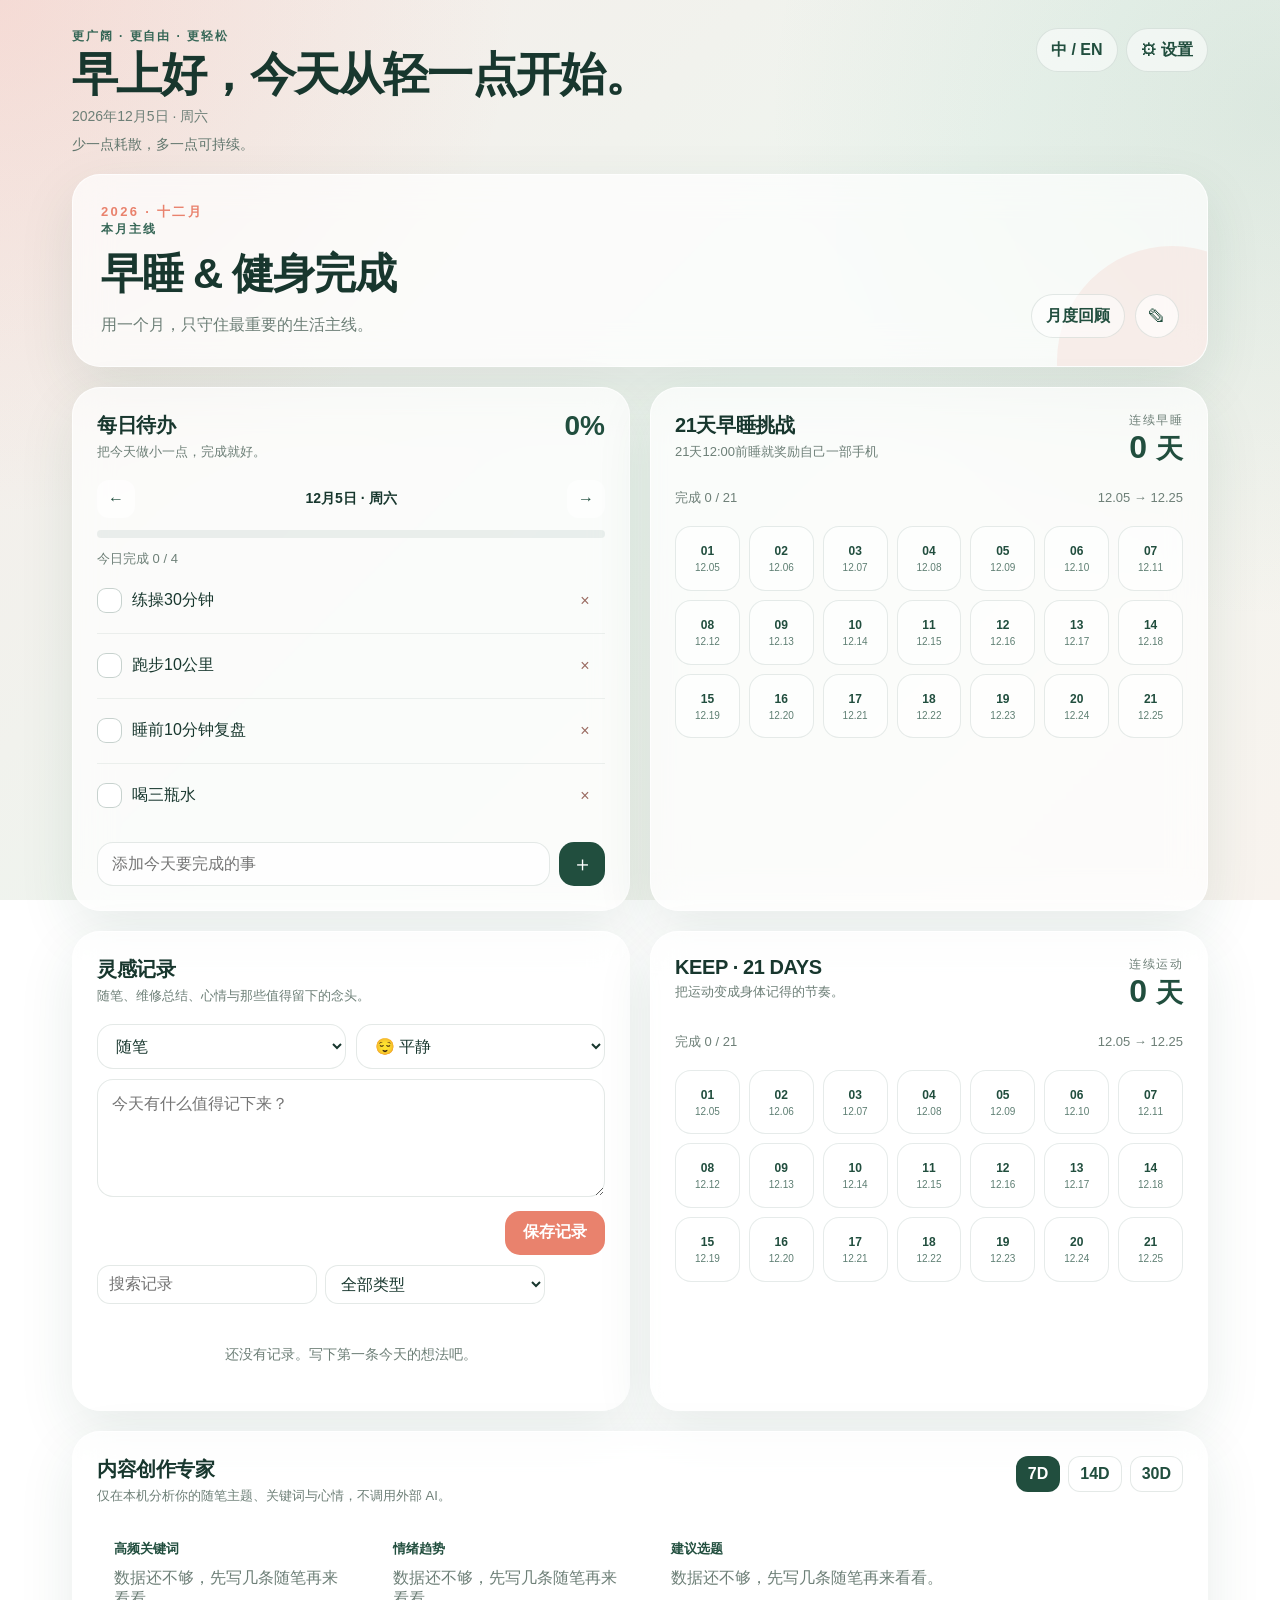
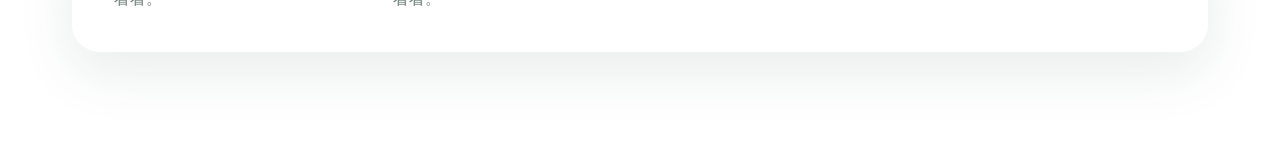
<file: 21-day-life-workspace/index.html>
<!doctype html>

<html lang="zh-CN">
<head>
<meta charset="utf-8"/>
<meta content="width=device-width,initial-scale=1,viewport-fit=cover" name="viewport"/>
<meta content="#214E3E" name="theme-color"/>
<meta content="21天早睡生活工作台 · 更广阔 · 更自由 · 更轻松" name="description"/>
<link href="./manifest.webmanifest" rel="manifest"/>
<link href="./icon-192.png" rel="apple-touch-icon"/>
<title>21天早睡生活工作台</title>

<link href="./styles.css" rel="stylesheet"/></head>
<body>
<div class="offline hidden" id="netBanner"></div>
<div class="shell">
<header class="topbar">
<div>
<div class="eyebrow" id="brandLine">Broader · Freer · Lighter</div>
<div class="greeting" id="greeting"></div>
<div class="date-line" id="todayText"></div>
<div class="quote" id="quote"></div>
</div>
<div class="top-actions">
<button class="pill hidden" id="installBtn">＋ <span data-i="install">安装到桌面</span></button>
<button aria-label="切换语言" class="pill" id="langBtn">中 / EN</button>
<button class="pill" id="settingsBtn">⚙︎ <span data-i="settings">设置</span></button>
</div>
</header>
<section class="hero glass" id="today">
<div class="hero-main">
<div class="month-label" id="monthLabel"></div>
<div class="eyebrow" data-i="monthlyMain">本月主线</div>
<h2 id="goalTitle">早睡 &amp; 健身完成</h2>
<p id="goalDesc"></p>
</div>
<div class="hero-side"><div class="hero-actions">
<button class="pill" data-i="monthlyReview" id="historyBtn">月度回顾</button>
<button aria-label="编辑本月主线" class="iconbtn" id="editGoalBtn">✎</button>
</div></div>
</section>
<main class="grid">
<section class="card glass" id="todoCard">
<div class="card-head"><div><div class="card-title" data-i="todoTitle">每日待办</div><div class="card-sub" data-i="todoSub">把今天做小一点，完成就好。</div></div><div class="metric" id="todoPct">0%</div></div>
<div class="date-nav"><button aria-label="上一天" id="todoPrev">←</button><strong id="todoDate"></strong><button aria-label="下一天" id="todoNext">→</button></div>
<div class="progress"><span id="todoProgress" style="width:0%"></span></div>
<div class="card-sub" id="todoCount"></div>
<div id="todoList"></div>
<div class="addline"><input class="input" data-ph="todoPlaceholder" id="todoInput" placeholder="添加今天要完成的事"/><button aria-label="添加待办" class="addbtn" id="todoAdd">＋</button></div>
</section>
<section class="card glass" id="sleepChallenge">
<div class="card-head"><div><div class="card-title" data-i="sleepTitle">21天早睡挑战</div><div class="card-sub" data-i="sleepReward">21天12:00前睡就奖励自己一部手机</div></div><div><div class="streak-label" data-i="streak">连续早睡</div><div class="streak"><span id="sleepStreak">0</span> <small data-i="days">天</small></div></div></div>
<div class="challenge-top"><div class="card-sub" id="sleepTotal"></div><div class="card-sub" id="sleepRange"></div></div>
<div class="calendar" id="sleepCalendar"></div>
</section>
<section class="card glass" id="notes">
<div class="card-head"><div><div class="card-title" data-i="notesTitle">灵感记录</div><div class="card-sub" data-i="notesSub">随笔、维修总结、心情与那些值得留下的念头。</div></div></div>
<div class="note-form">
<select class="select" id="noteCategory"></select><select class="select" id="noteMood"></select>
<div class="textarea-wrap"><textarea class="textarea" data-ph="notePlaceholder" id="noteText" placeholder="今天有什么值得记下来？"></textarea></div>
<div class="note-actions"><button class="savebtn" data-i="saveNote" id="saveNote">保存记录</button></div>
</div>
<div class="filters"><input class="input" data-ph="searchNotes" id="noteSearch" placeholder="搜索记录"/><select class="select" id="noteFilter"></select></div>
<div class="timeline" id="timeline"></div>
</section>
<section class="card glass" id="fitnessChallenge">
<div class="card-head"><div><div class="card-title">KEEP · 21 DAYS</div><div class="card-sub" data-i="fitnessSub">把运动变成身体记得的节奏。</div></div><div><div class="streak-label" data-i="fitnessStreak">连续运动</div><div class="streak"><span id="fitnessStreakNum">0</span> <small data-i="days">天</small></div></div></div>
<div class="challenge-top"><div class="card-sub" id="fitnessTotal"></div><div class="card-sub" id="fitnessRange"></div></div>
<div class="calendar" id="fitnessCalendar"></div>
</section>
<section class="card glass full" id="insights">
<div class="card-head"><div><div class="card-title" data-i="creatorTitle">内容创作专家</div><div class="card-sub" data-i="creatorSub">仅在本机分析你的随笔主题、关键词与心情，不调用外部 AI。</div></div><div class="analysis-controls" id="rangeBtns"><button class="active" data-range="7">7D</button><button data-range="14">14D</button><button data-range="30">30D</button></div></div>
<div class="analysis-grid"><div class="insight"><h4 data-i="keywords">高频关键词</h4><div class="chips" id="keywordChips"></div></div><div class="insight"><h4 data-i="moodTrend">情绪趋势</h4><div id="moodAnalysis"></div></div><div class="insight"><h4 data-i="ideas">建议选题</h4><div id="ideasList"></div></div></div>
</section>
</main>
</div>
<nav aria-label="mobile navigation" class="bottom-nav"><a href="#today"><span>☀︎</span><b data-i="navToday">今天</b></a><a href="#notes"><span>✎</span><b data-i="navNotes">记录</b></a><a href="#sleepChallenge"><span>✓</span><b data-i="navChallenge">打卡</b></a><a href="#insights"><span>◌</span><b data-i="navInsights">洞察</b></a></nav>
<div aria-modal="true" class="modal hidden" id="modal" role="dialog"><div class="modal-card"><div class="modal-head"><h3 id="modalTitle"></h3><button class="close" id="modalClose">×</button></div><div id="modalBody"></div></div></div>
<div class="toast hidden" id="toast"></div>
<input accept="application/json" class="hidden" id="importFile" type="file"/>
<script defer src="./core.js"></script><script defer src="./features.js"></script><script defer src="./app.js"></script>
</body>
</html>
</file>
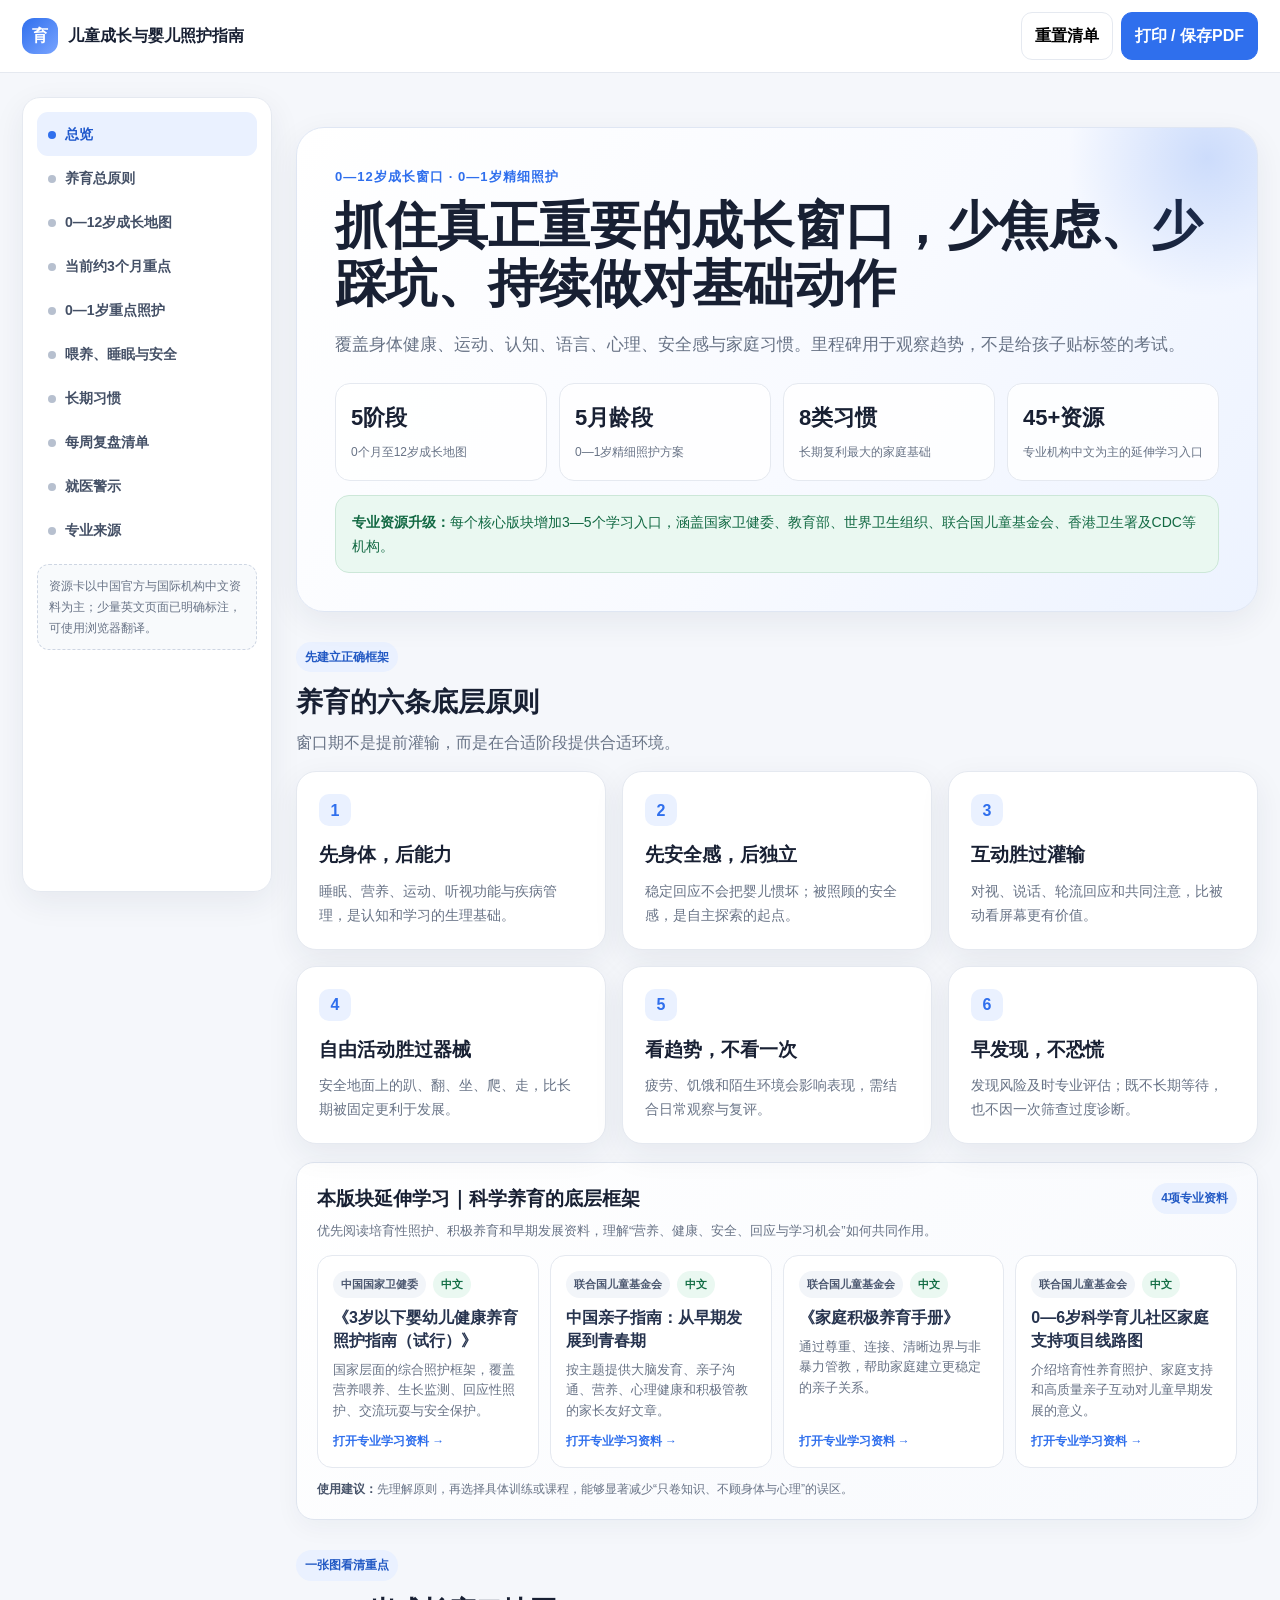
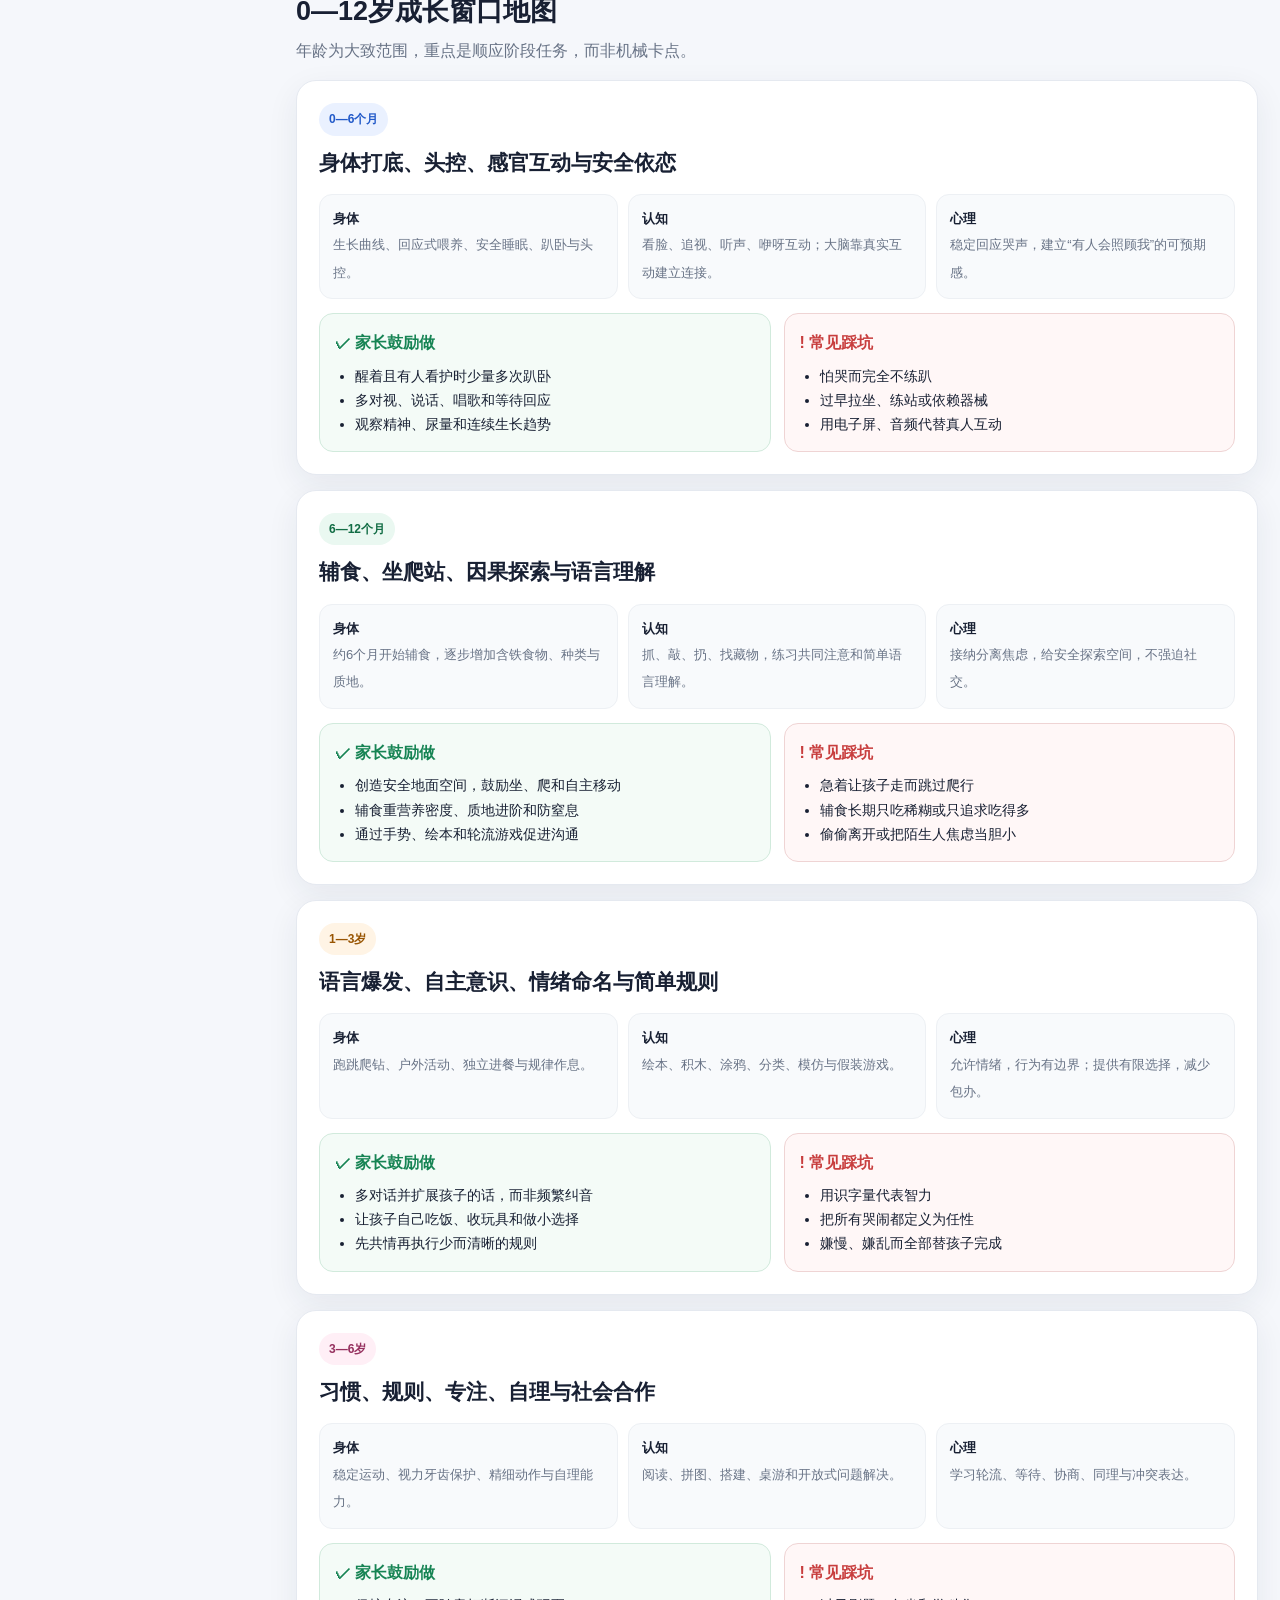
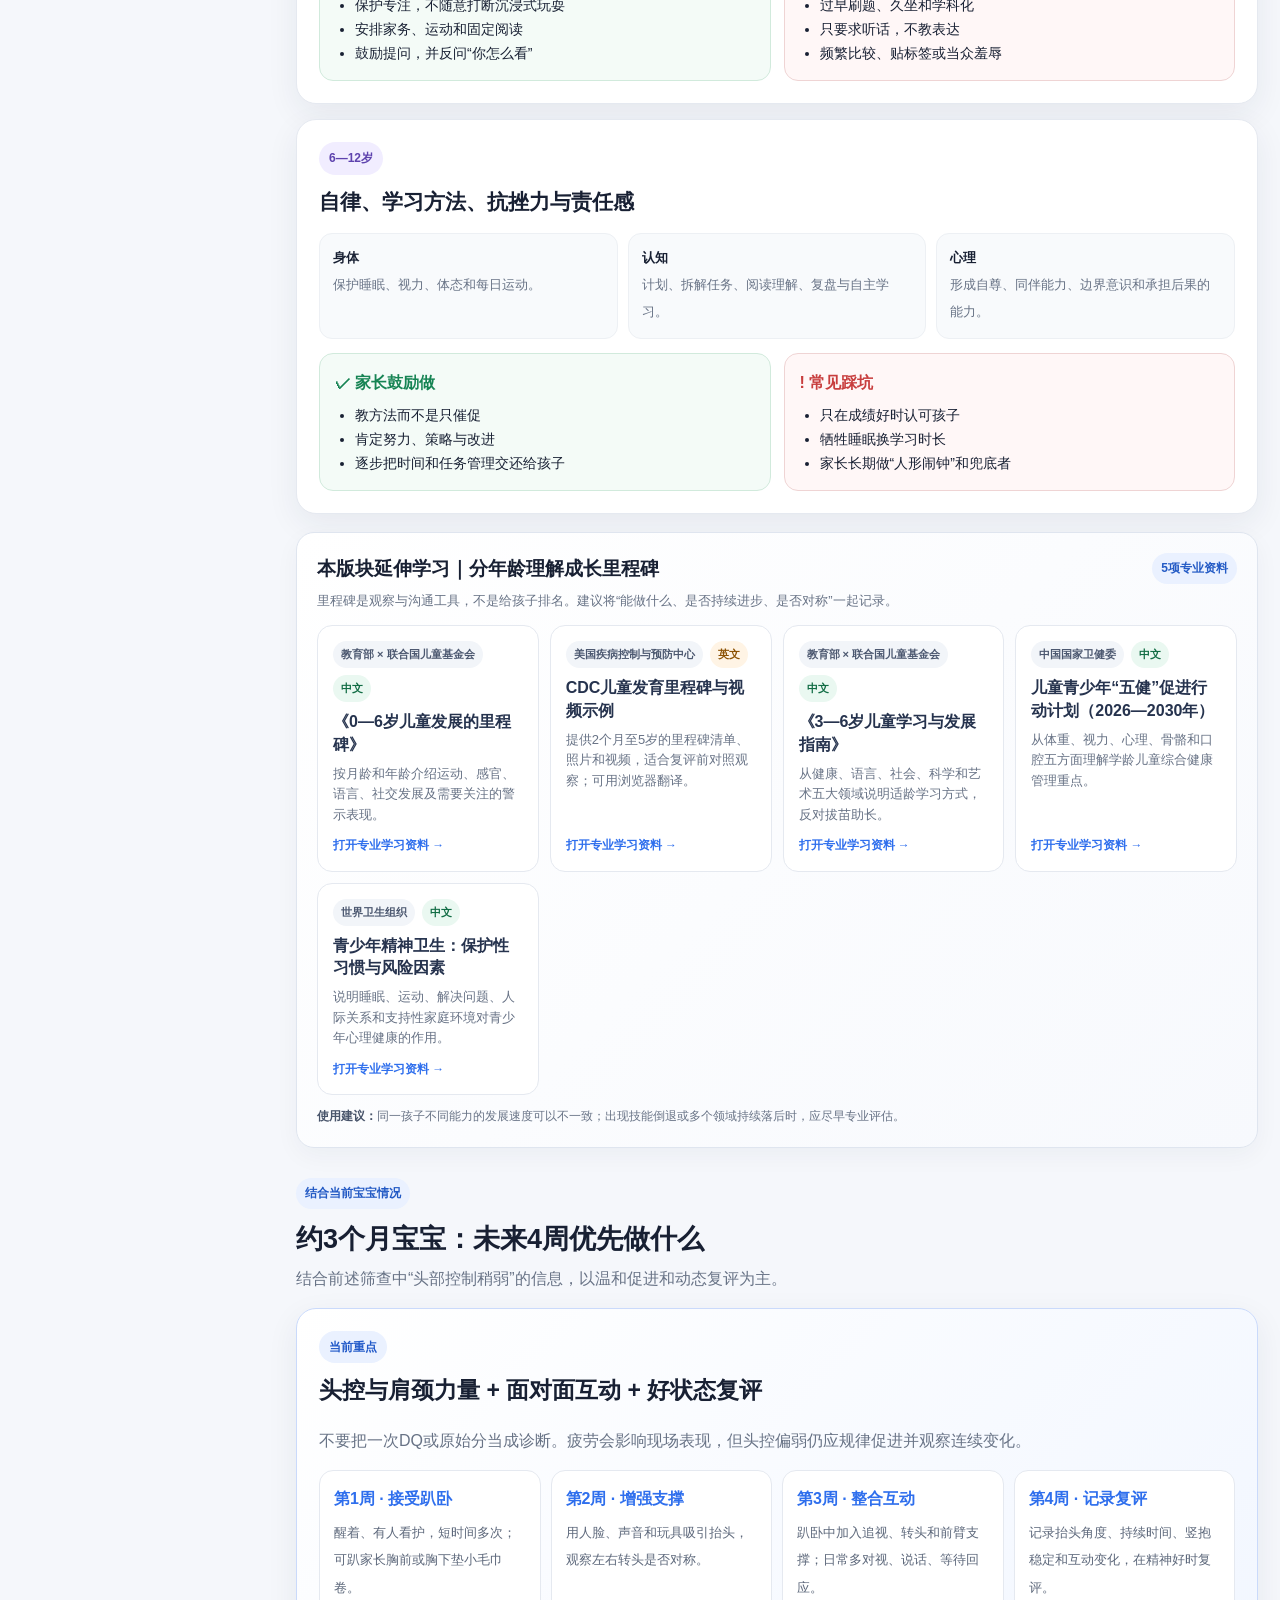
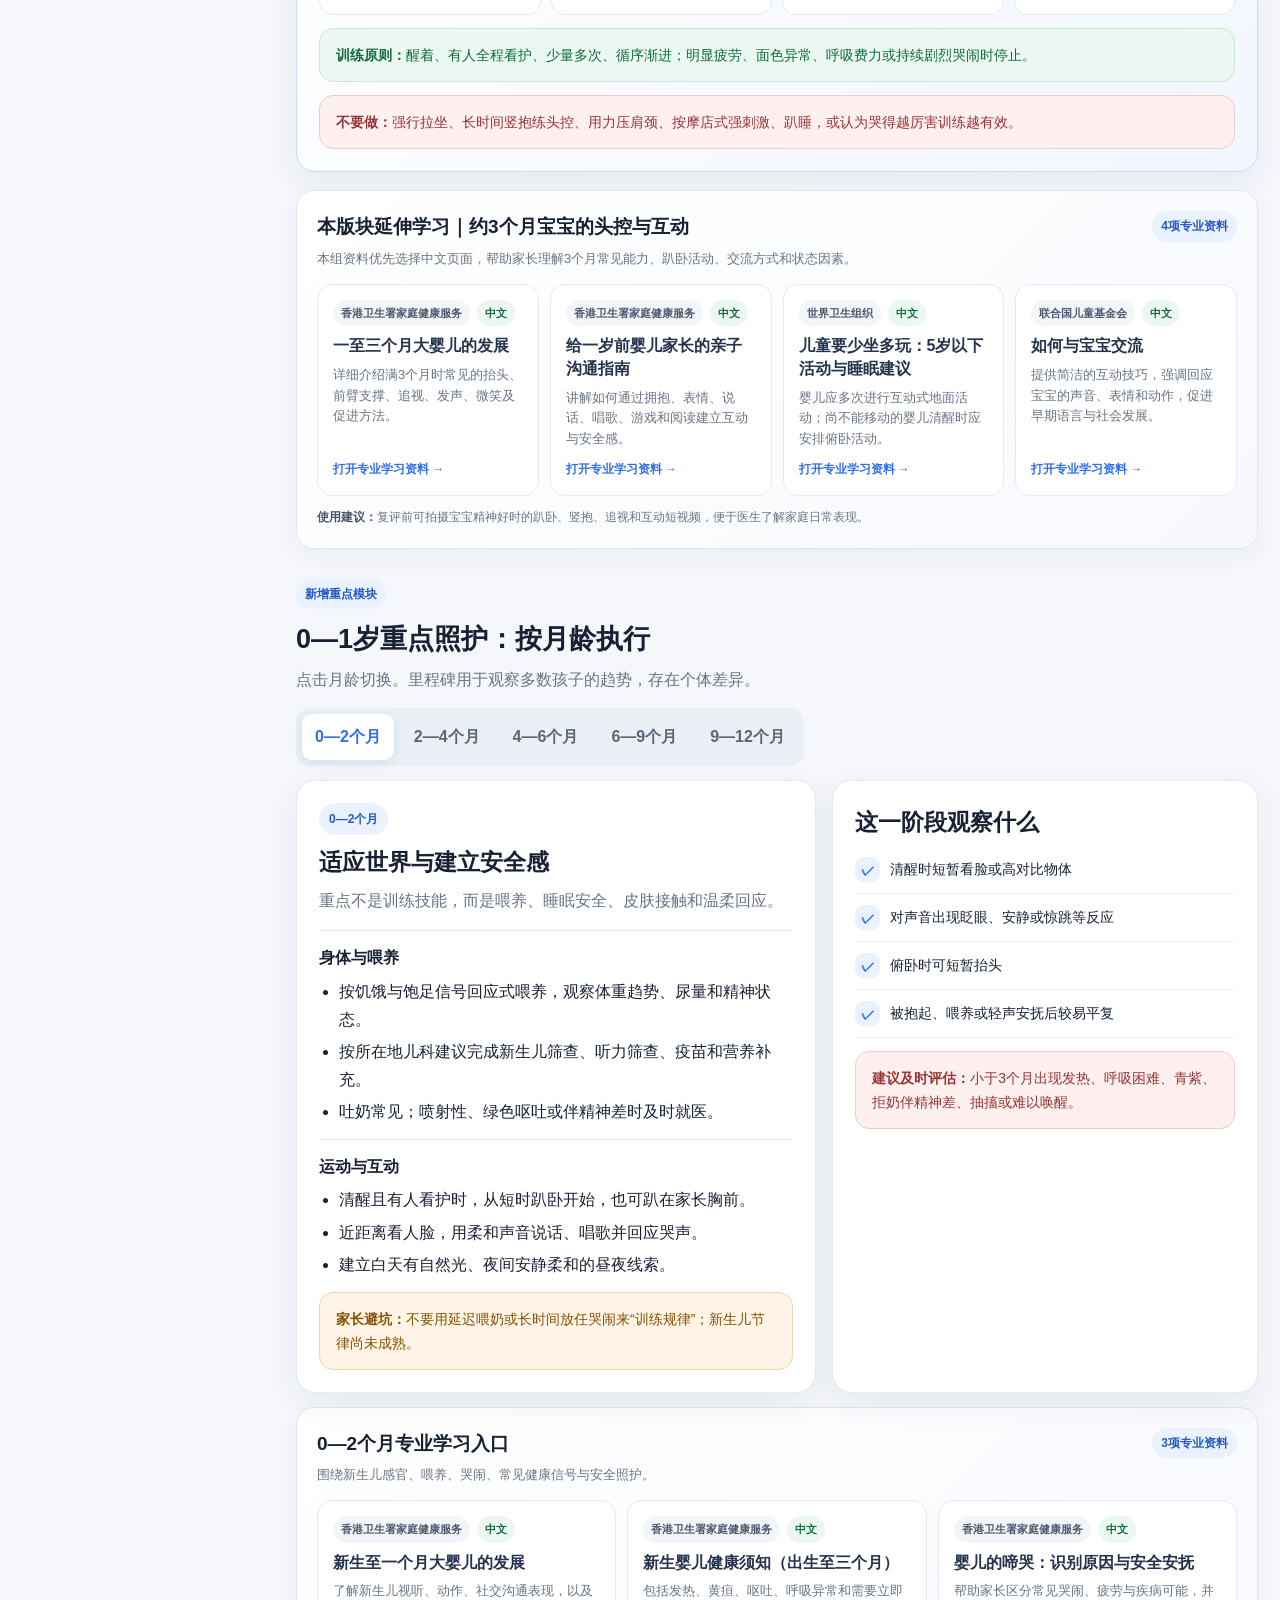
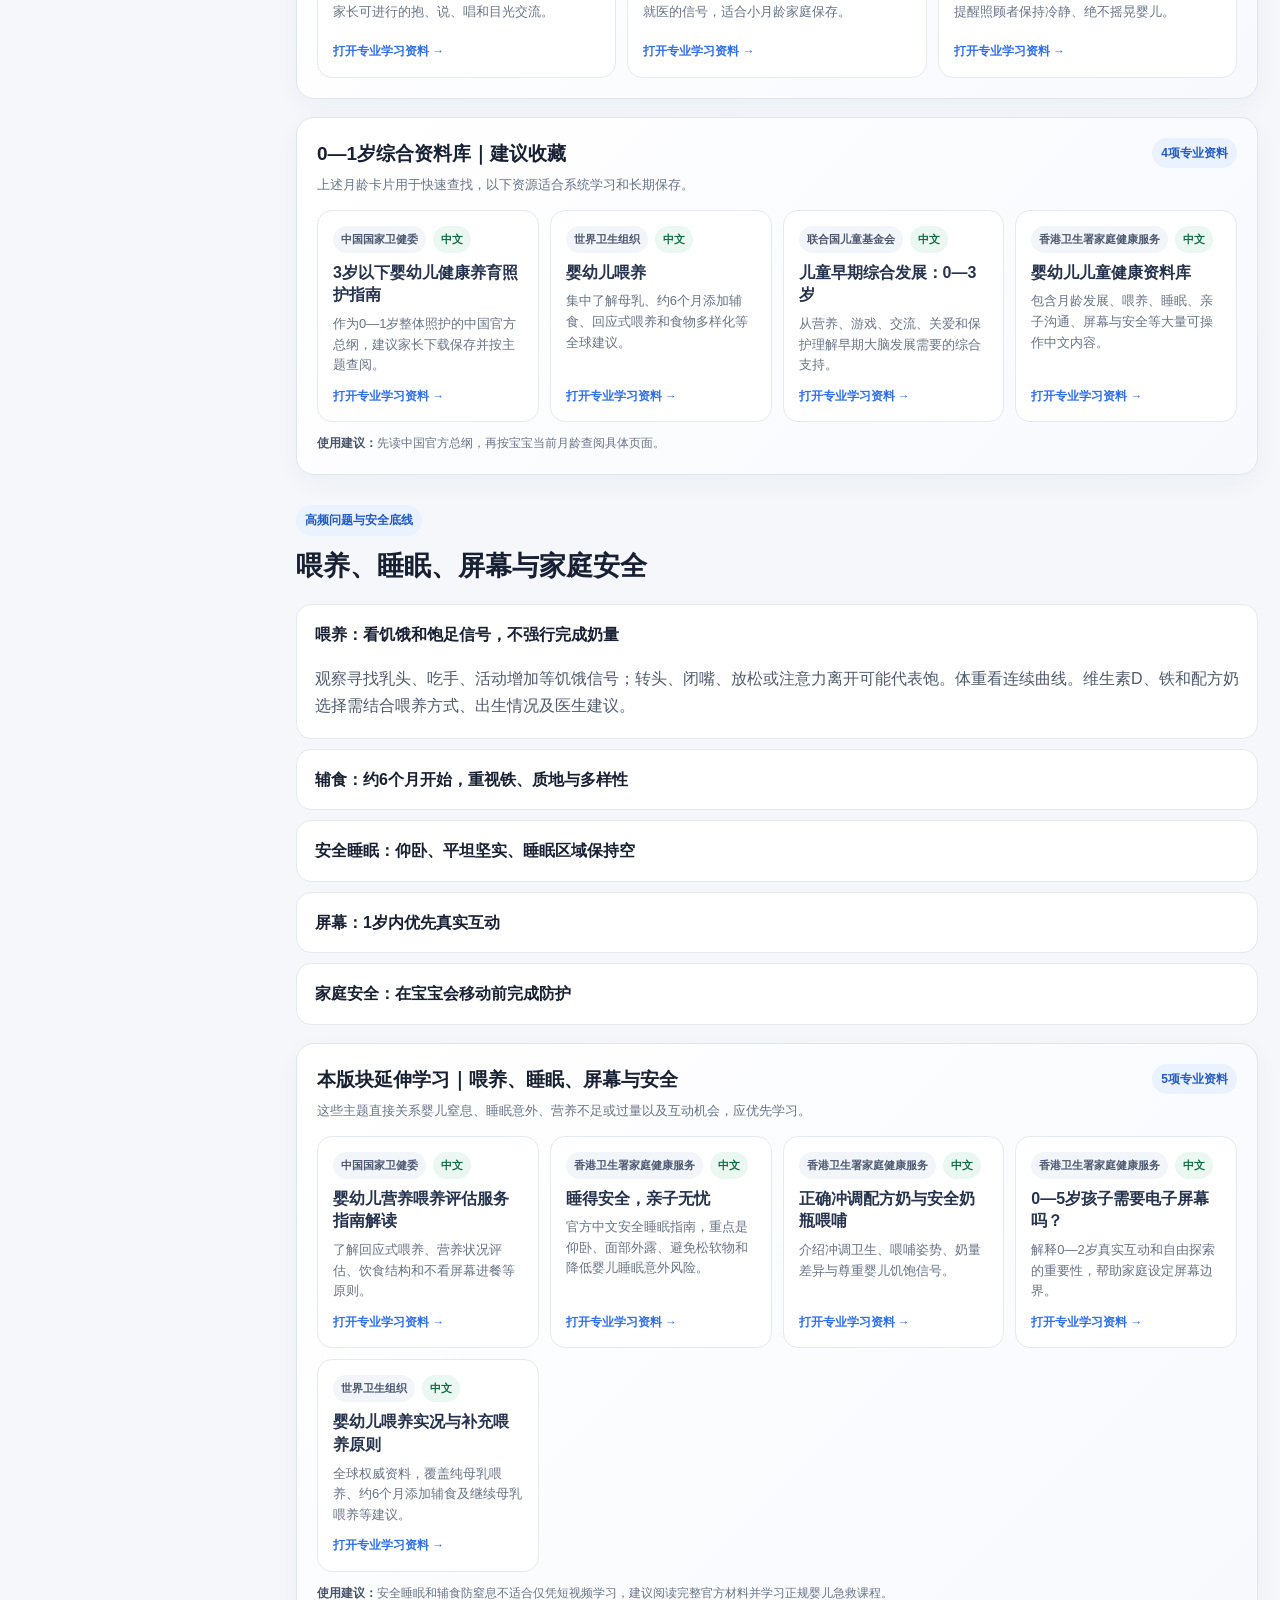
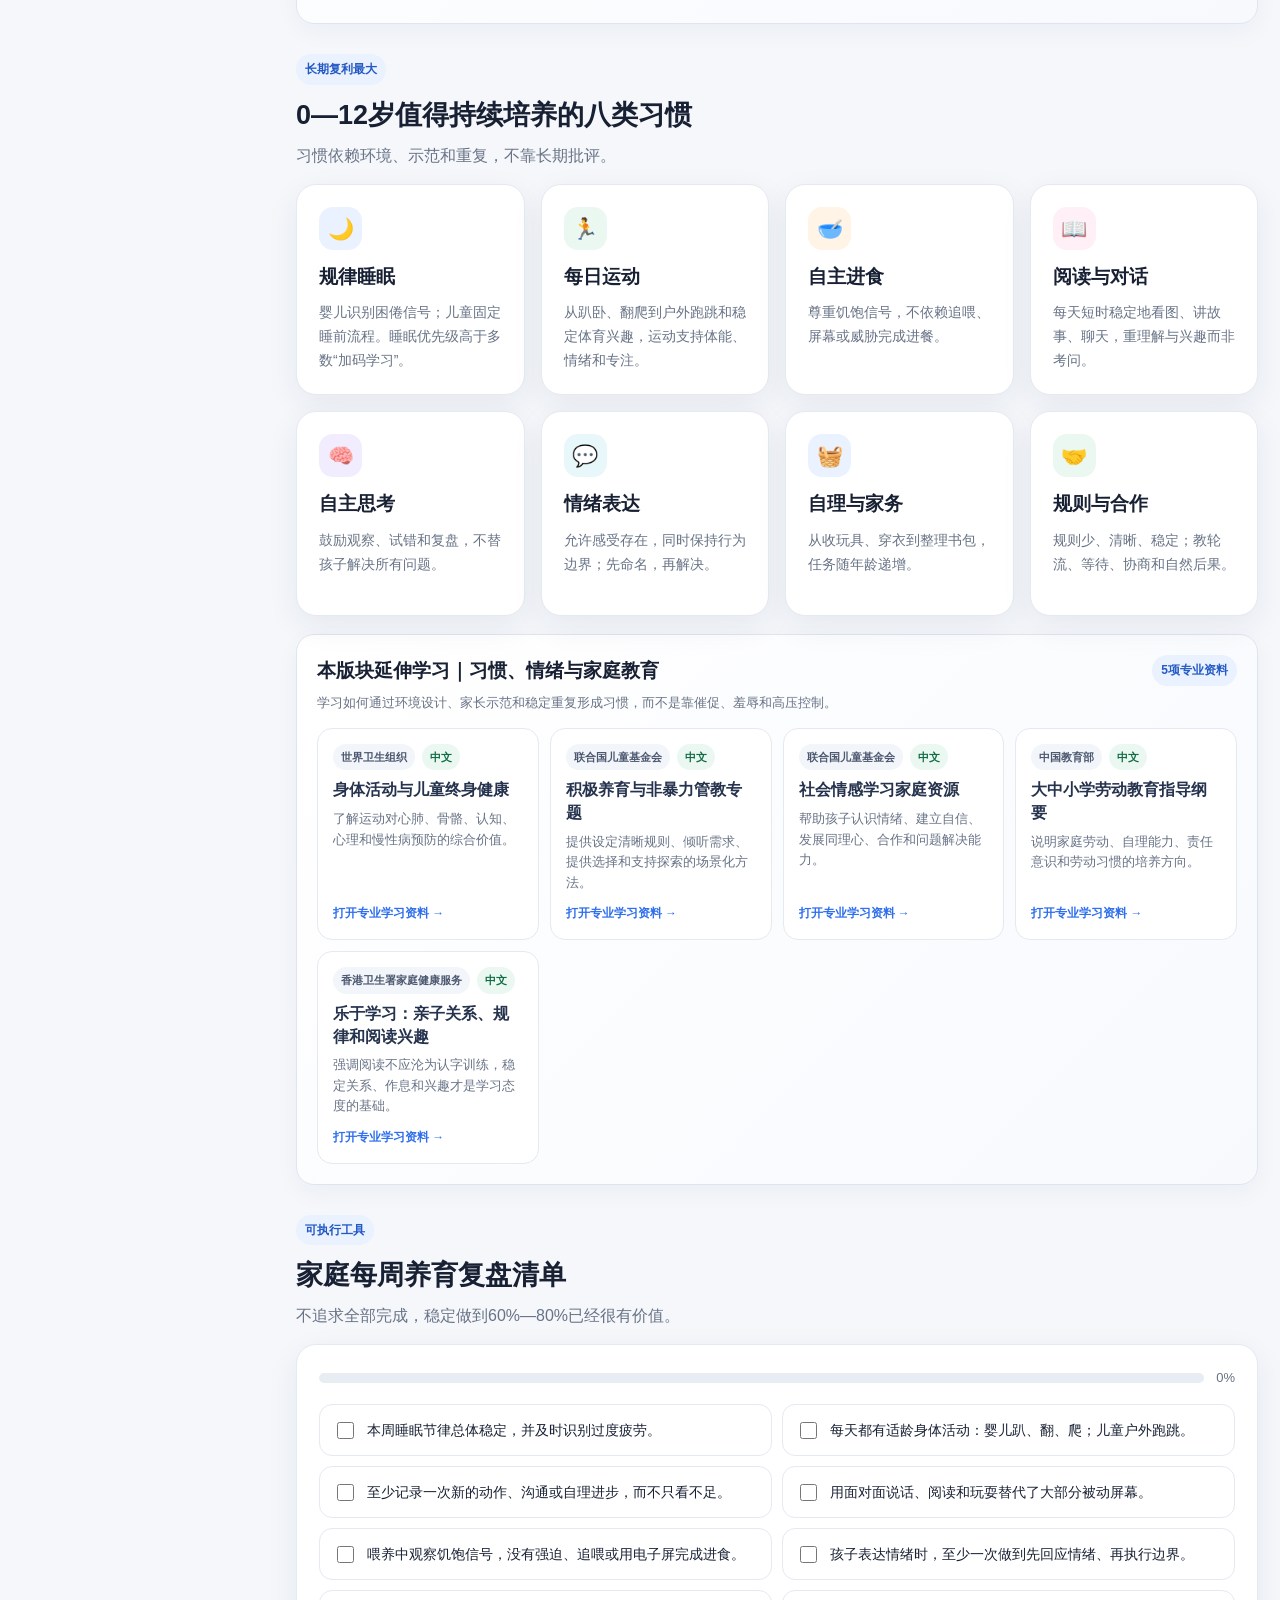
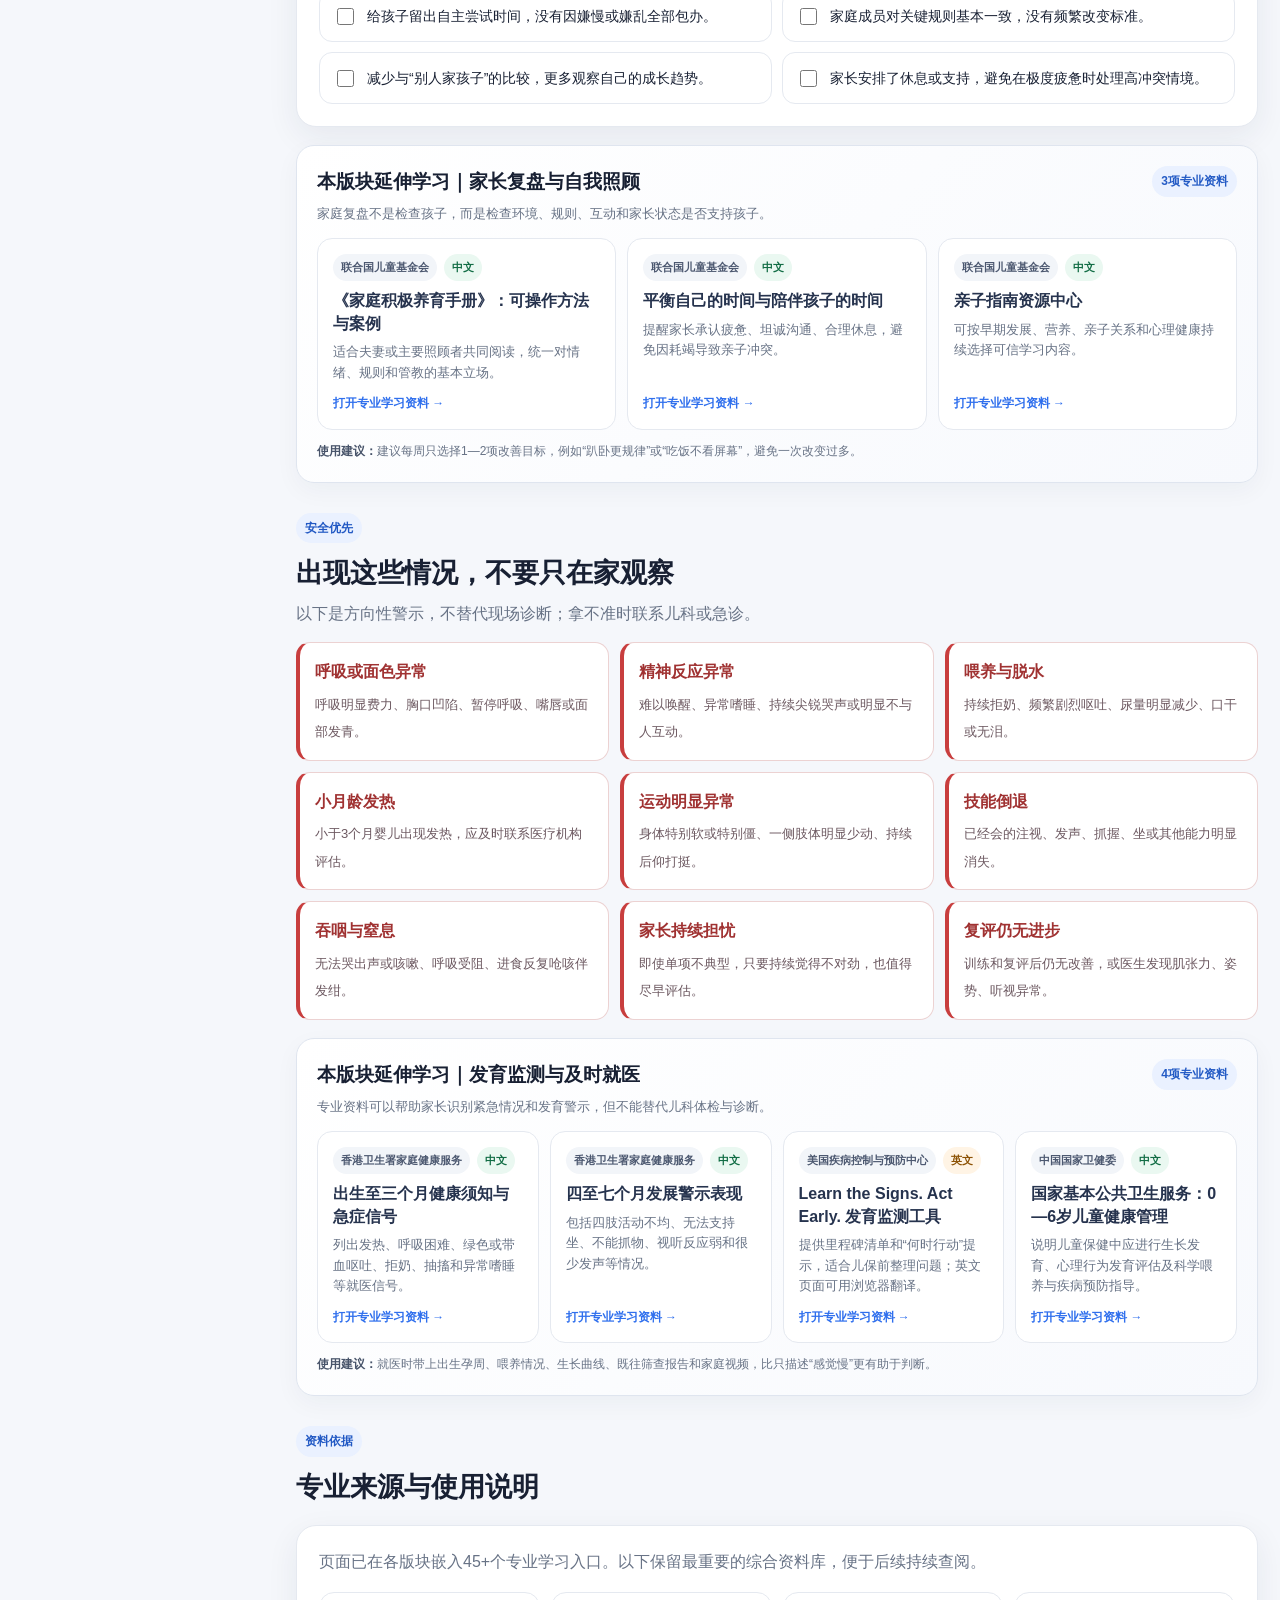
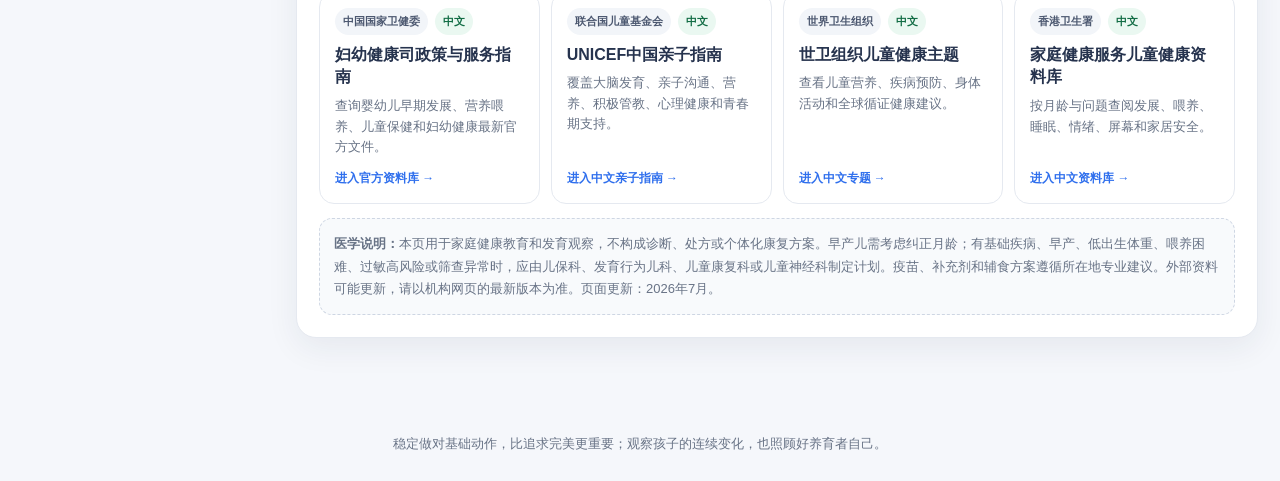
<file: parenting-guide/index.html>
<!doctype html><html lang="zh-CN"><head><meta charset="utf-8"><meta name="viewport" content="width=device-width,initial-scale=1"><title>儿童成长窗口与0-1岁重点照护指南</title><style>html,body{height:100%;margin:0;font-family:-apple-system,BlinkMacSystemFont,"Segoe UI","PingFang SC","Microsoft YaHei",sans-serif;background:#f5f7fb;color:#182033}.loading{height:100%;display:grid;place-items:center}.box{background:#fff;border:1px solid #e5e9f0;border-radius:20px;padding:28px 34px;box-shadow:0 10px 32px rgba(25,40,75,.08);text-align:center;max-width:520px}.spin{width:38px;height:38px;border:4px solid #eaf1ff;border-top-color:#2f6fed;border-radius:50%;margin:0 auto 16px;animation:s 1s linear infinite}@keyframes s{to{transform:rotate(360deg)}}.err{color:#c83e3e}</style></head><body><div class="loading"><div class="box" id="status"><div class="spin"></div><strong>正在加载儿童成长与婴儿照护指南</strong><p>首次打开约需1—2秒。</p></div></div><script>(async()=>{const b64='H4sIAAAAAAAC/+29aVMb6Zog+r1+BYcKwvYcFq0g7DIzdpVrbk9M9/TE6ZmIjo6OCiGljNpC4kqyXT4eR4h9RwKzL8ZgMNgYBAZjkFgi7vyTOspM6dPpn3Cf5c1FCyC8lO3uPlEHS6nMN9/l2dcf/vDT//jxH/7x7+9UtERbA03fffcD/lsRcAfv3qz8c0vNj39X2QTXJLcX/mmVou4KT4s7HJGiNyvvR301rso6/XooGJWCcP2h3xttuemVHvg9Ug19qfYH/VG/O1AT8bgD0k1rZUXQ3SrdrHzglx62hcLREoNYaqw2+W273HWqbqwqfYncxKn6ekqOv8gcjMBv8FOud1jtOFS715SBFTmezK71yEOTylCvPDz116MhObHhcP4xc/A6c7Apzx3L8QH4m5vpzhw8zRzMKvMp5VmXvPkyc/g8+65LSSX+EuvQZuWVIp6wvy3qDwVpYlF/NCA1lTkTMYHjeX4RDy4vP5OPUmp/3w91PNh3P0Sij/Df6+FQKPq4pqb57vXvfU5fg6/5Rk1Nm7tNCsN3nw++RKVfo9e/t7psFrsdvrbej0re69/Xuxrsrnr4HvAHpevfS06p0WeBr82B+/DV5qv3SV7x1QY/u31WGuxuWJKCMFqDy+F0aN/5BpfPChdCYTh4GMHjarBZXPoFG83GITlxdv7gvevfN3vtvgaX+Eo/Sz4fTqjtfrgtACM0WJ12j0+/gLdYJS/NwvPIjZNwNDS6vOIrzsEFy3fD9zAu0OOyS3aJv/HbLbTASIvbG3p43VJhtbT9WmG3wZ/w3Wb3VZuz2mGpbnBW11oaruFj121ww5Pv/tPj5tCvNRH/n/3Bu9ebQ2GvFK6BK08Qyh/DOYcCgZpmqcX9wB8KX4+0wmm0PGkOeR89bnWH7/qD1y03mt2ee3fDoftB7/UH7vBVPKtrNzyhANzP3/GErt3wAeTW+Nyt/sCj6zXuNlhyTeRRJCq1Vt+GM7r3t27Pn+jrz3BfdeWfpLshqeJ//U1ldeXfw8x+hk2u+NOP8O1v/TCnSMgXrfhH9/8j+SurI+5gpCYihf2+G3jWNS2S/25L9Lq1tsH2xP3YPA887Gs3cDY1XskDB4cQfD0YCkpPmu9Ho6EgoGHb/ehjnOl1f7AFxow++a42Gmp73BaK+OnuSNTvuffoBlyDlf+5xh/0Sr9et+dtgthuZ7X2/9pG+zW6wRsOtdX4/IEoQC9MJnzVCscDP2m7DnNovW6FE4uEAn5vBc8aF3XtCc7CH4RN/5UpxnWrA8/vhjgF9/1o6Eab2+vFU8RRK2zw54bXH2kLuB9d9wWkX2/8y32YvO9RjSAh1yNtbqA/zVL0IcD4DXfAfzdY44cDiFz3wM9S+EltM8C2l7aj5iHvqstpyR/0rrvtOkJayecDobuhxzxdez3cI46GPotFh91e//0ITdm8h7hodxjQD36Gwa5a7U6vdLfadI7V3zc0uh0+3zV9PnfDfu8N+ASLMk9DgCJiyJNatwdPMfK4aA0uwIXa5mjwMc+r9CmYZ0jUp2AR8JB+CI0wgNUOFzz3wxF4f1vIT7Mx72aDxUIvrW0L++EgHz0uRiUCWWMF2huLwBrgFNYTAug9F0Ty9gr/AHK2wpWohEPebw1GrtucSDha/UEY6Kql2uoLX6MdsjlMq8MvBGIVDUhFaiN+r9TsDpfEE5fdOHpgb56rVovlQUtFDVAoJ4J/6IEU9gWAZtEMS2/xWeeRv/8u0wytDgKyXzWCyI/xF0CnoPuBDgTNgZDnnvEgLp+OssTpipNwOJyW+no+SyCdEr+t6GjhJddbcHnV+JGA74FU+pBt+inbLM5Gj4ceroi0ugMBfZ7+IBE4ni4fscvYWlfRjJ2WqrztbG7wWIDjMDzUhOmpRjw9Y3LijaXhkI+5JhiKSoL61+D5Eu7qu2fNR+TvgW+6fR7zMXrdkRbJW/G9R/LWS/ZShMAM3cTPr5m32oZsq9WN1BBmwPsAmw3kOmTAX1gCoIYFGdDV4vd6gc6dR2RsRGQQ7CosVdU8dV+F0wmfgTPbkdgUgeP3Xp9U7ytchs0MinbXuaCIE7/u9gFxeKyR5srKG/pK3M3wItgEceI2l8U4c/5SfOp8tjWN+CseUY2VaLSZScHNIG/qa/[base64]/fG5sGonWIX7HI/LgGlYHAgqQY8fZHeivRoWsgyg/[base64]//g8fnijhATQICw+ByFAG43021tTucQbeOeQoptL02xa70hOINoOcuE1VXA/3mB9nzORVAOY1XX4mAFi3AUMR9vKH9THL5mX0Mp2ckKFNXzhAfNJ5kNJR+QfF6H14EvgE0yL5eA+BqNVPBLWGxDxf0AzR7+fZxH2i3a5GsCki9KZpFi/PaFPPcjjy/WUHHq8Mfqqy8tLXrcXrev+QmPVwClxp6jMF9h0e4qJbg8qQWt/d6HyiWWgtOlQ8MBP4Zx5cOBQxuyCJqLCXc+2dQncw6Mf+/01rsaYB8jbp8E2hWoJNW1XiRMoIOaplBhLWFrcBSs3l584DTu2aSyxLl6pAavy0RDGx1AE0lVOpuCloBv0ImabdowSFktQIrFwooGQtNfyVE8Hq/HayK68D80ZIEqkW/5wD81D8MAEviHYKOhQH+T3EC36s87atxhZucoPQsVxiRJg7pfVXDEvMcwH83ckmdAi8L+wNGHcZgic0oJCSFP73ZadBBpBobQWGB/[base64]/lUyU+j6S2OoqlkkLDZ4Bf8SQygEjxEDXr8Mzzff8aIun+aPyaFYGGX20H8nloL3bQi/mt2sWOZ/TXe8FItfibgZhwqSd2CyscOL1ilq/R7NIO0xmSYe9NJe46LBLipg6UFmN9xrahkVTNfiHtscFRsQzERPAG/WvEPCgSATNLnlwXmx+L7JA5NFebaDHmg5nuVjF/l5yAXY4ikxqBNtW0EXcYWM4oPnCNHeeya3RUmzWd7FZn7gAm8BqbRGYsSdajrzraZE89xDmLiEa2QolexrkIkJiwEx5OGYvtIyiQ4LeVMF+J8EuGwy4tDbkk1QEELcHz7eEB0CMFXA3AxMqhKp8JvhdLYgO5fKcEuoPQTYMcTHNAVnEa/PatL0g4u4o2C2U0G9cqFPAXWeIkt+7LXab3VYA5w7toXOkyHqP01UPbCMSuh/2SBETr2lgXgOv8wTc/lagSxfC3keZve2Frosi5QtHzyOOhonY5/[base64]/gsNd35XDNIqUNxikMhv3i+OMjSinAvV6BTFy5Fr2qe3Wv8DbfiWsEz+YB40WryHSR2q8m7YUIEp5CevYa4hg5ubUkVaOZEM4730eMijgTHX62dZzXpjNXFtOcP/laMS3IHo080EC3tTRWOuWphFjeIBkFmc1hy3wNwxNdddz8I+b2lFCka0XhjoTyDK9MCPUQcEKwUWRyTdQa2PI+l2TtnK5Z86PeybT0Nvkaf9wzPoFPy5euQBIOOEkE5Due1J6Y5k+PkTAmP9PZI1B2OXhDVQdzaUSwD2pk5ml5mFlHNNLWx+E7dNO4Q9rMLqbJpBA/sKIg6LbAQcgCiVkDGh0/h73E4mz3Oi2zmpl2+pAjkqM4Li8gXhkxD1oYv9LvkD2TeH8STYiON1x9m19t1HupGnv/FVSAtlVLvLqUemoVvqytSQd99oXBrNX01QFr7bkSlFKyFAyAe6wOwdQc35R+v1ojwpzMkibxYl+89LpCbfKXDt4xXYpBkWZpRQ1uR+SsfRwjwQ+G7ZrpqLaXuCgUURMkGS/4u23xOX2NJQNYOCzGIQo8wnvSiN5U9UO2fW8p289D9rf5fy3DGeBx2t1s8UcqRVOgZcnmcNoujAB506/z3tnq73SEV+PMdhWJ8Qz71wBGQ8dZiEGoZMnn+6E6XrqyWGPJu6DwXeIlQBpBlzVzFkjfVqL8tj+dYywpsyXu+IhINhwAuNBBzOR31bhOHrDiPx2km1qJbLxZLi8hTCTnaamFZKG/Y6iI6WP2BU7AVTqHEHOqdn2cKJGyV5sRCbi3gZiXdu6azcBXBsNlAhfJ1oWhWcHcpOang6AtEq7MAPE/2fPLdD3UizvqHOhHCjkKhCGiXwhWg/EYiNythERjl7vU/MF3xBwuukVhc2WS+hBGglU3Zjrc/1MHVph9wGnmR4pmDEfnVHl4xRYfDrPA+fibvFULAxhdzyK7+7miwAqXrygq/92YlfWpS57bk44kf6vjOUo/w3bBTUrSyCaPUj7eUg255+NyHKoRMX1kRCnoCfs89jOgPwsZT9ED06rXKJqX/qTy8XVFXkTldkDen//6nn00DilVp//BO5y+TRWpcJUYBiotCJuc5a1/gFrd2A97LTobKipaw5LtZ+T3yXkwigFOhyD7YU/5XiaWza30/1LkLBtCf1CMhIkXPyt1pOFEYQR5ZlPtmzhkE2MPDaEvRAJbfYuOUvcAwIM9vy3Mn5wxDbtDiaRw/lfuH1dRLe+bgtTLfx1kG5wzT7G5+VHouBTkK544RAWWteC6THbArf4m1qwtL6vxzhOqtfrl7/ZyRyP5bPBLshzK/mDl8rnQmz3kalcVA8WqUZFweXZdXhtW5aQ2SzxwjLHl9AffdEqvZ3pGH0tnNl+pK6pznhdWs6HGRQrKwqqQS/LgJtPUQUiALnPsxvJRJr4oslK1pZfIQd49yUTgLBX5SJnvx5smZzEEqc5D+69GcvD2a641nB3fgp9zSu9zCsvz+rTI9oi5tKc97ld11THGJJzPHp+r4uvIuDsAuz6yrp+lscvQvsQ4d+2A9mFrj9iNmiug2baqouDK2GWiUtxYRAFlZCNCc/lLx/[base64]/LAKUw1czCsTCfV9Iy8+UreTGT39uAs1M0TWFQ21plNTtDOt+VvorB/VJa6CqDV3OTMTe8rW++Aggr+YWF8z/buliAiZ3EO84BILE668scscVAAispSX1lDutSdtIaz2pCMyYCLct8rZT4mr6zBPvB+8nmVNbLD+UfGE2Ngc4oWIwejBQ6f3s8cHXDelty9ChBU8BJmw2Z8dPuAXZAUAO/Nlx9pAnl5WsO9amrtr0ezOBmgNXgQzw8QcPr75IUpTOMaeG6HrXTCL+ZZAHAo++8AHAnJ9+XhDYTItXGE44kZ4Ca5TgTKzMGkOjEEv6rji2q6S033IoC2j8uJPnyQ5AbYu1zvaOZoFn7KvZxRDpLi/uO3cnzgx59+VDf7eW/MeC5Q24TkiNdmJpd3AMiUK3m7tUscq1oJ3K9PTqfUjUHAWaQ2Sz3Ks31tl1tsgjviWXRvKgtLcmpC3unQOCX8DpjJuI1knhBGiSeQkbUPZU+ewkZlY0NwUZ5fh1XnAOUI+uGezMkcX1FHkvJyp8ClEtBDkQB37TB/[base64]'+'E0PA3pSuOE4wOQ5zh8HU+UF5Jy4fTihze8p8fyb9Xo4dfdA0Hfo0Yenq+I6yl9YnCxxUWd7WJ0s7BXQXmG/[base64]/0YwABP7+evxvLo2Cp8NgkikUCOYvNTM0TRgcG66O5tMy4uHpFesMftF8FlLKs/aeQA4L9g05KgELCwPwrKBkGTXXvwWm9cpky7sMITiB4H+Izw1YA9w3L/FFuSXHZnjCUYqEJ1AqMmjqnn0P1/nr2xy5JYODd44OXM2N8+zOSBVLh4SYEUTq1ui0bbI9bq6hw8f1gZbPKC0P6j1BOt8jyJ1HqvFYmlw1dksNpvVWuez+BrqHV6rq7nZ4/B6Jbfd46t3Nnp99VKzz2rx1vn8wNnqrA12e2Ojy1bvslkdvzitFruz1hvyVFaEpQAI9CH02YGqHwzB66VwGHhcRRTkAMxg/6U54A6eCQVoay1gkqHw3comIcvnc3pte8x3oyWx4s8t9ARIMQU72Nz0l9iAHWQyUg8GkWYfHgHZ5uMVUGXOKT/qAxEzuzT016P+v8QGUUT5Lu91aDIE/s3z2ukAsoWsKH0EKC7GIdBEFsyiMwGUodqNL6JcPjeqvBvUYcoMrZnUCtBqdeRVNjasa4CZ0wX6tUOsLn9KaB1BY8FRjEHJyLifnKn4rWdMfwjUqEvAzf2g3yP5EGw4jBLj6iJ+0Lk+25mfJaR9yLEz/GRSb0GH0I52NpMeMaO/3AdsZ0yZXoUrZ520MtQPvDu3PC2Ep5W1bNcoPA5wQ6dF479dzMVmzXINq0ECyMaGmASBOANyKsvvqGzEB+XVY5i7uvH8ix0t2QvrbI22Rithel3VHWfVrTtVt+vxw+1bVbd+qrrTUHUL/[base64]/IhyVACuAJocAK7gHR26sumWtut2IjzfexvvhA9yMA7qqbjMMOvGn23e+HfhCq0A9WgVIkEEhBMZcOZGHUgwEynhSGWoHQUCd21JTp9n3SbJBlAa7THpQTQ/rQo6ZgZGsYgyIounGdHZvPdcbZ6hilQEtPWw7N1FCtBh1xTOH/Z8E5orsA2Z/FG43eaSa2K4GOJDd2iJzgLgOshzLY6zwIs70DOdi/crgK7n7PeiW2a1NNd2p9E1mkyfq+iDyWtAzVxaV6ZPs6JTcG5e3R0GWk+Ov5eH3oDVmkz1kFxgG7Yy1U+SsRKJBfkOdI5mE4zCr+rSCMxR+zSBdrrIPorR89BwOFbQJIA+aiVlX9ksa/jRTFCv78uFe7qQrc5BC/tO7lx3qlOf2UL2gsUDFzC2lQJBgNT+TBm1riY0ASH/mU6BwycNLZqWTl1lK26DUN+EfsFQWgAH8VoE+TLZW1rMNTT971PdoexFSUhMIkCt7ysgaksWuRXlrmiHQEGtOFpR2VrLz/UJhv9hdtB3xkIblikUoZe4tIIsuQslHcV3G4sENY8P+njy8RjoXT6ajWMqm95CFwfQeUAW7Doi2H7NCLSfeyC+28cPYqTwa49WgHZmEgtzCcxXwaeuZwDOi7RpfOOOdDISmd5oMDfLTTXgbQj+NBACNSnkKtQ42NCh9owy+cjyZW+4CZIZdLn5VsS7B4W+VhRfJUvfb/NMKlk9yR0/lgR25nex0P9wPNP0Q8DflesbUBaAB4zwXhGgQeaf22ZQur8yC0sgb/kMd3I6PwMVik4Q8vqNsDqFoRJonr1h/hNVkNKOuPiOL9SkOPjYEu6mmNxkAWE3nR+pwdsXrpEXCmv5QQap3O5u9zctRYhOwzYAn8tYQAiRo/OlOmL8xk9NepJOD/cIUke5UN2aA8gDoZt9NarYMcTNQM3X8HfLvnTiaCBZ3c8ujmfQLZe4UIAOPjiCjeM7aP5pOfTFmWkthJkVnVDbVEz0pgZsn3bkXi2xWUfvewEIIfZ4rz+bZNgU4woZ8Jr+XRszUS0ERgE3Ia4P8PqRSsYSyucqGXTmxkXvaDtfV/[base64]/AcnDNALdyoDA2zaQzJHZy6D5NHZI2/HPwUC20ohMAc/[base64]/uK/2v0BhBUE3C6IIuuwH/UA/b1dRz4CUGeOso0Ptafg80rjO3uolbNr6vjqCIjDb+9lkAVF6ZAeHdfUATYVdAnlb612BX0BccG2KdFV8tAOaj8BS4IMCkvDmFikf6RXZpXZlJkRdITAMwS+mPwd4D681NHeZAdt+aBd0DHZDpNGg1xoQ3hpTuZQSLjaHM4Q7y6e71XOc6MFTeAWDbIDR/Cny0l8JHLDxR2WQXCpwZGzVndjtvGakXT4HVMGYCLCISAv0/mgU9kh3ql+OlJAgajnb0jc2p/TO541PNGCjczOywR1Sk97LHrWxUZKM5As/gEegb+CGBZgn8sASAcYCwBPRw/AQk7NzUVm55GhWznt3yUZE1ReIJOGmS9/BIh+PyBEvVQ7xfcg9wmHaAl+zJyWdGP95DPjJm2bnZOBBTUFyUyU3lbb/y7gAWzGZYAxy3+pWRMVSyB5Z05yVuEDmieCsN7kjvBToDu4a05XBfjg/[base64]/lNlsFtOjIDoj2T/DJrxSVEO4IwPC6g4hyygaNbxBiREg7N1JFH9HXjNs1Y3J9WJVdgRZfwQJA6T4In6BLKRqX0QdWFBvKccLwAyd/Z0Wg8g+kjswknOr8PWqulXaK6f2ofjBYXbPDgyvf6U2v+WIUcZXhbAOYW7YSIftDkslrbPIiFIpeDckAeOLaInEX3z83IKtqi7HOz6XC5XEMLY4MSwyWYpPWpL87rqFzDCQfNrs6QvvwdN4n1xMBdSz8QwABob/eTtHnS5AvS1z2bSMSCIiCQAGImXHJiGqsPmqn4RJCZ1bRs2KnMQy757n93alo8nyne2On8HZ2uhEb2+0VEvbOhVd36uuv1TVeMdsy3dbDC/XXXLSVd+Ftb129aqRicZw2/hbXcaq1wNaCrHm13kbIEPNrj58xrD9eCqiv87VfGJPS+acVyMphmjddg6xwOjDPVzDB6iDdtHyTiuC01sczRHJ7JGLpx/8YHcfAz4ody9C1IAkkGKVeXQjd/Z9+Lxko++zu2J1kjucOBRXSu63aOhoBSpo0zbWqyl/fnOWD3BcFkOu1JG1uS+fXReLXeB1o+eVKTRZ5wvWpw4hLbofH/86Uf9XBGCtEMlvbEHxYyVVObk7AMmHc2mB2o60Yligg2OTcZj7V5T+3vR8kCjksWpA6GUgmzk/mEkHN1rTKTQXhtPnhHQ++W8bS6Hs17zwNqrXJYq1y171R0bfgIScgHFEG44B/rOblnoA9CHO6WICfvaGugnIEYN2ttuf7s0xJ5PQ+h8UJ0gNGff/zlkJJMeMQKbzYSCgkNF9BGAVn9KmU9mUuPyylpuuUdeXMwm95TpEQyuPOnShVFQGihoHEFOGRzPDk7JA6+Ae/7O0GWK+Wm+G6WYH1tD430M+qm32Orq6+u9Un2js1Gqr3c01jtc1sZ6r93VaG9osDc3Wm0i6AfuJvACqLrt0DyvP+W5cgGGbhEfanRUNZJ3FmCUgRIdtwRnt+hXfBxA0EXQ+SOyNI4iuPUjAeUteqoBv9760UoBBY1w18+fFyw/WZQRw15uYQwNSId7JNuNw3AorJAJFI0tA+usCvz1qA8PAsDWZrFb4Pa/HvWfA56gfYggA00f0aPsc6/Xc6+PkAHGX2S7x+GdAINoA2b/6eZLhE2aGocoMaSznMy+w98ZMB+2hGr9wWjdn1vqgtLDSE04FGqt8yHbi7RIUjRSx7Wa6tzeEEAgFalphT/uAMqugWjL5wSFwrDxD4EDHQLYecXDYeQRaZZKbI0NR8hcOTJz7rm69/ysw2cSY+ijhjkITTBsjqEopFRuppuDRlC7I/8/RgdwWAuFpgI90udmjk7CmBMjaPFLe/5Baz2Isa6AbpTEEKum5ONEap6LLcqpl5iTg+F8w6gH9O4hR+9NgdCmDMTw/thYLoYWfHllFmQHJtZCn0gco9I7heF56GHdBn3ulTksttwQAJFMVm4EAIcAc66ZvLUA/5ER9p0pCMBIQeMbYFuU+dfKwqpDHl3nAFddS9JTAHjYfhB5tzlSF6ASAx9W9tBISmKcuj4sH+2wnzhzuqS0J1EtS68qoOmC3ky0CenHwLpCJgjcB0oEOTs1gKw4+g6UDg/gteaFOpD5hn3wKAB2vMot98HZ5nrjFX+swNwrhNBldpHCFVC21YF9fVLClNMGiIcpTqD8c4TyT/[base64]/yjmTXxtiLyoSHzxFfuzGpDOyIMA/APw4VIcBCmjS/LvgGWZpMSQIX2OUoAYttjxgapQVOkQGuALwwNAbUJwIyzgbUAzfw68lrORVXDhIA/riB0yPK9ImR9LCwnO1/Kx91wK7izaMgUxxk9w4BjdFjysmE/WtqZx+7dnAN7fPK5rKJrpoNh1SSViSIIVYDhROTRg/[base64]/eFr8dSwe/uIP+kJ18D3grbM6652Wz2w2Kcwd5KheEqyU+WF5YOnDQtdBqtnNHPSLI1tZE9UNNCnobHHxpZruYSuYkl4SR45ISKeOQZ5EnBB1TYQyL8QNXsAhbidb6ptROT4gIjiEn+V3VRbKOmW7xVH/LZ6ymp5BWfctHgWfr0BXLQicTelaMYszTnzrLeoClIEkwnEGV4FA4pEurYOQWRxzRzHqGExBMT2UMkXxhQWxmXmhhF9CNazDakt1NkeNxVFjs1gba6KhGoy8rbnfJnTBRzUEAmEpWBOUJC/eEPFHa0BvjNS4g94arFFS0wpQ8LUrjayhI/8D9WwhAcwYRCxghE49b4kpNMYUkC7ImtOZyUkMTWiqonBMMj4ISQPoOgWJ8YBUA2EWeW/nMUeFIY3hvNaDbhAckHbAOOT3zpwmTbziq0hFqmsBeIi6A/dqHsEANVSb45vICWCMJWRDfs9893w7uLoVU/baiTrgSYKuK79fQ1YPktJ2pwgZ1qUHktV1KsAKHuj5qPUwPafgf7Z3GqEqRgbtlzYE6Jb7eFIZHFZGu8TSTNIx5woDSOpitc7IdMkaVCjdJ5A5OcUs4aE0xfSRfYzTJTgz13D7lKH/cxWYctV/ZXIb1CsRq7++BPJfYfR/Qe0YVP417xYHaukqf8eh3JsWfq++XmV4+ayCGoj8E9tGVJmW1SxvToOagT17QUV/vwXC/NmaPhbuLC6TBFf1EkFed9QNGNgMW2LhpAA98FjUKip+OO8pa2WT'+'[base64]/X5DfoZsa2CrOYG3OEWASwaoLzUaLOgSE6o9hRYz5baTga6MiCIFCCAFFgSzgdbKjiWSPgTn9qzq5gc6csSGOks4uwd9u8/hyIiGvCkkb+erke3m7S4kRdUqfoto8OgH3YO7AkWYdfr+FDJaS87lckj6gEfhxxk6SKdisHpp2klh3cY4GGf5G2KrElJPj9DntX9iWYH9M5iXzArOno9n3CxgBPz/IRiG0UY2v49kDfyGOU5jfcbhvzmXJ2y6CUHXmWF55hYG5va/[base64]/yuKdSuEqZKjYZIgm/vIsK7Or6vzR5xahYfSN6l0DmCQ+GY/ujoxc6esYYUIiTCf5HmyQlrm49nlDeDy2XdUloGoAVpyjtMwVRRRB2ax4sxJpzL9VD7cBRHifJOTQH/CPq0oBtuetuPARTWDCW0AFtPo3NRNXvLcdm72hAxiY+reBoX2jQEcmTGbYhKPFcJ4uBnkeHl8BY4oD0Dw/D+decnEG8wimlbDSdQFmdtT0xM6BOtBMkb6HIE+fiBaxnou02JdO9QyTsu1Cdk/zCZUEbZ/DrOQw/UtGgz4yMgyFLusZYjlXYNsgYicwAQM1gr0yCg2ORgOEoDZ+IBWrSDJiiRZkXbYrsCEHgn03BbQblZjvkYjkbO+vuHbPXOh0NNYuaW0urj61yMiTAIchKHwnCgCeahbGXyjU7FcukudZAs+yiQGXSPLPhqGKDIORcjhXZZM2H0INMCIrtqOCz2Ey/tRldKv1EJo/[base64]/aOAW+XdoFYv9QO1JVZ9hIlgfwBOX/eO6vVzdd8x69zZ/qSwz6U7uWAfKn992+rmIJGaOYy6KSww+AUUJkyxGVjnQ0HQpZMCBU7p6NcpHp5U9568Oliu2gRCWG8qt/CM9V1Uf7cXsJ4YZb9pVt7LqEql/HUob5nDCFIvjQT7o1SZ4wNC4VMHCSbMONWDA0YxVv0/UHlCq9DpqCCjGFLT+zxzOMIuBn01HFaQPe3NHidRhTvtVZdIHKVEOgzHSYyilHuyRomV+CHbsYwGy+1RUS/0pA9rGmtarqGvkjoqH+18RjXLxCfOVrOy7bNq10udd+iWai3iI9/NClTSVBHlW9Wr/p252wF/YPuZTGvWAuDXiRF8UlOsgN1n1/q1Crf9epC5cLqkVr5Ivsm/X1+r4VMVVbD02BfKmy3TxcpF4oVeZnKo4jiajYsDvkB+ys0k9ERFHhx16Ik9oGc2B2pRGCVFMEylI78W36rkjvKxBkIPvpGij3r9RT3CAYOi+3YuqKZm8p2yqpVHmEeX5clO3RoivK88PnlxRbk1Lgw5NiQqcXxiV2r5CpHt0ylEjtI1vjBfKrUh9/bIK71k5XyqxJdQLSKJiqvhnOtxSo+IIEnQCRKj2VRSPnzL0cpUx2dQnT+Sh+Po1db4ItFizHDg0cvSegCTRfq+SaRX02sYB66pOUK/YOEKPTMHKoim/[base64]/t1p/3inEs451YOxqQsJLN+ieZTkpWfoVoOdeYaugmz3ttxLS06tKSvduV6sR4MludZ3YZnZ3tcCIb6oO0n4fRjTWTuFjeJoYBP6l6vMEGVgRALwleOobnFEojqHvVbKHAfddtN7ot5W/yv5aTtqmGaCcRkVCOk7C+Hbk3J8A82ei7swCMBS5mBbTg59qP+I94s2C8FUmDfa9Rpz+kZwDTQR6pseRsXx4IB9R/AUBmuDEokUhTJ4SJNC2kA6Dscxy+/fAq/keF5OfPmMio+JH5zjX2IDFQGJzh10yqBzDTM5p/w1qsdOGdjfqvrT8E26leS5OVJ/Oi+r/nAvlgLuzadsPnf2NYl8XDaZHe7LfVNAYRrMSpNIxh9bzyaX5aE0lucB+B+dxtilL6Ei/Uclhw+ocWwu46BHpQFZFNxd78FUCp44eE1NvQOZUFlcRYOcrkSTyoyUkOIU9aRAc14WRy3plWXUOUCUCewgJAb5D/3694ll5uhhvVyg3sqOa+uZtOEzY9rXXuR6B6gYHAos3EFGlLbktghH0wAooo4OWwznQe1Yzx6TbXxjOts1C4IVcsduEKEn4Y1AnHhKCDRbJ8CCYPpfQjuzfzrtLC+UsXSVV9SBqDSmLuOf56s6p/4nDsdmDo1hF9VRPVsdowlhyieNn6+OFZSM1UMMxVy6u7P7u3hmWilZLOiKrgVUH3TdQdca8hQEdpdRuVkW59BpRnVnC0rScg1aBNb155hdDHLg8pT6dkxLgdC8LyCig5YB+0HbC/J5QTadYG0sEzEPpYKpSmxVmRjV6pBfNsCvlF+KW1FcVPMV1GuWwbLdhwAGiA9zcxiCLDRbkzoGeJV6qw5twH94tlNxw69GzkMOHlPaxzQXv6avUmHcgjqp6NaiKqrI2EcHKFyhZFXcD3VKCYDSnFLpHszgWz0GNaq45iv7s0VXJoJoDpXl/F9R3fa0O7eUBm1Ur3GLuYGgP8YTX0z/[base64]/z4XgOa6yl9jzJejwWb7FrVxc+1+EfC3usXiE5+PGXnPTxgrqLTPkQjK5LZ+BZMBdgfUAdDGt5XFcSBXLPdQ21Hss/JFkn7LrRAEp+0ORkk5egQE6C4rUDU+0J78wbvfgprEjehEVsssS7MoJlNqiSDGouXrueWBdBma7d2GAmBCcb7Ckq6O4tRRA/E4tzxKzR7J1ZLoZJ76JdQjx6dTjxrP6ILBcg47muSBU6PeLuHHxZlSLCyqg2+4ISlnSvGgXDiBhwaRyFyfW9gutBBrHGpyk9WSMp1ZWi94kx7Awj63R1X697mhh/IWE8kRgU/WYFosenPZZ6vINjetoMD5RPGGlA+1eqQsY31zJT4mpyiCZTgJQh0CUeemsk2u7W1st5FJ75ObDl8px07QCD39VksOMJw1nOkJ0pWaXkThFqBy8yVIs6C0o9oC8n33sFHlo/8dOuFM07tIXdK2dURroJ3n88NuIMrQKgt2mE/[base64]/[base64]/Baj3PStQ2zcJzpKCaGAOOc+i7HZpSGQleBwtUzIOWaMn6lo+AU60genAuMWctAWv1hOPcXmDrQUZXw/OxXXeFvmYCB7ui2y+YaX1P5edsbKpxu52KKyCFt5whGQmYNBHCyV4BxAgULMLseGmMSZMgG/moJxJa2GLrQa2qzWOp/F11Dv8Fpdzc0eh9crue0eX72z0eurl5p9VotX1MO2NtjtjY0uW73LZnX84rRa7M5ab8jzDVgT7UbUs2544ObkpgbC55caoyZTKQ2uOHxZUMHZLjHRrWk0GcXSauot9y2l+hrIPhFujo8ZMjCzUO+qvriam+7+DxPT5zcxnZnFMNcDA4gEcbJBIdEsx6bEzoICs/HnMCJ9SNAOhrBH6sR32NVaOLugWy9sb22ssdjrSkXt1GNThFuNegF66kF+G0vWYwV7S5XLVSqy52euaW/RWjbY7VU2ix4d9O00Kze3Bhcl4ymYB/RAi96U8sxK9QXx93pFUQQcCsSnktPUY4s7C3ELcg6d56AhTjyf7RLRxuSr+7rkZBzll4DfJwmRmf5+q/nlTCAYbmg4XVQ4p5SAnNgQsoLIcmgvqBRFB2/UsCQVOS4fThj1Q4BKrKxh8mg8qTwdJt6Cc5R7QJM+/Eqa0GeT6dJ8rWcY+JcI4accbVGpjXgZu064Em/55eQifs8l6smDDpJbHuX6/[base64]/4bhPMZNBjzHiestAp0T1fa5DpFn+uSoHV/fH2ilUbdDECoWMz6s39tvYZy3SabYwNAqt5L3DWM2QrPBsd6Cu9sh5qWvqxRttGjQxIgqOnxFLBWxEXQJEG8iXADrkvgWk2Zz6TT6TgnAqdiYZ3qaxIb23N9annYgj9FLzCzyrqVeZ1Bqe1TxIhKuwQuXwVJ08zMa6qYw1Vavmp1jOOJpAs1z/MMZ2abHCsMUwuPBumHM9ROIN22RMSR84uaU36u4kJ4Oob8eyo0vZRBdC18Y0hwDxFDU7fzlHJ0gbIRu2/KAiBggTANELL+HN8tYzo5jeUEpeXOSSGuqrVDmHh80n3yzx47nOY2wDzBYPehEFNCEtU9+8RLjk2n/Pe+XeHnTo0hwoKhCnwYMgHmC58Dk5NQCUF7cKUOfZhMC/kdns8gbJfHvK8zgnryjJOTU9prcZ5igX3iG1fzm7hQZjrkNG1dZjVMgWsx6xRoHYkA62hylvZ7iVtYikgznAgJPz8gKuUcu0unjXiabBa+n8YRUU96cCiG4904rjlYEYdD/V4Mhrd8CFJpTRA91NJCRgcvio4zvsG+FCB7BdSKhoQlzigBmkXuiAa5GihTy5gE1MSKUSGeF6y8TjHpEtP3cKtEqvRSDHOwDbqerCMaAe76HZO4RTOjkEqonNPucHy4VZgxFgnDaW/[base64]'+'ZVKPxEWQ3N/lWg3U19uUCzufAmjhjjoi6NZoXfvVNOb8dxI2VmbM2PkBY6I6clGEGI+JAUM97/RAMo5PAmFIeYadOJH9zg8yBHJwCcr6FMbydcaJNTZ+k+4O4JAnUxrdHhLa1tRz+XTtTMWNtBihZ5lEFYYIFi8xOnw6qUsuIB2gf3plMjf/Fr8y39Z4PhLSGdDdRgQBMdENTb77+g7cZv0220Uomy+w4kTP2+x2pylLWtP9VvfVp/uIqE9TFxQ7oBF4ckJxf5rCxEyuokwqG5cFx8G3BwAoRPIWql07rHZ9lY5Li+ObdFyiWQ2LknCldmH/Gn8Hn5mIygnAzcXzk6Wo8Ct6e0xSb4GESo1zKQ4stmZuEAQrwISorVlBsqlR/H/Y4z+/PR4OCtjopeI92bCuLHTK6+286RiA+LJHnZtUU0lW4Q1psKQJH6Q2s8LPdyOH/sQhnx9heDOxJlJpcNqmxJxh9jxm0t1y76be30FIw5rTSTS2AcVlYk9Y7xYSaNfU8rOAnGJBb05WpPysbPJEXR8s12LX4m72Ry9jsePgj5Vhue+VMh+TV9YKW0Ag/[base64]/wWiKQ0jco/gp85jVJC5VhBKzU+V3fWPWkIojHF8uIbVF6bDyAtzEodBXN3MzxlUGJyyp8dAFXQtEmMbgdp0trMVgEX6j5pomx8p8L8uPp00psn4ihJHEqB0Qe92R2Gy3LFAFDuc30b1Yg6Lr2e33ioT3ZkU2oiz7QNwpxBiybeEg9HmYymWhWfZWGduauvjJn4/3BagHV57XrjDCpad6dRjBSlSmK3alL4+kRvHCBPASnVuWlgl506Z5XMzX6U/psz3ay19P2KWnkduguSxNyZIJjjLLq1nT06MOh0YoIzl3+NT3BNGT69lewgn97BAgHgKej0FKLMHhGf9UTPViMdaKm834fiEhwIFKh3tlPF9rQBTu/rqNLv0AjFvYg9vP3wpD3VTgApwuqXcLADuXu6kKxcbk5effRrCsLKQT+H6ZnCSwIeO53X7Cl3meFY0fc1sU04xgi2aoyZm2ICoNx9FHBuOyxM9QlTr2sfmxM/miyf8mdtPMjfR6ZHuH+JyETrAcJSPqdcccx4QH7NbSxwoh/3rNC7EK2deJB8vo3mN3mMu1ADcSe54kzkl9nXyLHuyIyLsRga1kiJfkxGpXEG1reVRxO9xB2qoC5A/+uhrl025MY/eZU5rGd+HhZ5IvznfVMTMDWO7TzuzHSm9MT0R6RWV++lw0/GxIaV7GXQQdUoETeq+flM54C9S/[base64]/N0rTnw73qErSFJM89Hwh6qP3rLVl/3L55/+eWe5188d1vQUm+xNNRF+V+r8xdHg81l+dwlt9gwr9dN+iC9f4U6lm9jwps8sItaAA2HdtfkkZrCsPHzMzyFoYmeRZJKMpLRw3nvBcg9Slcc1Sts9Ii3MatFzCQ1Es2FidGv0gDvcti/yarRhwlURoXZYZYN8OxPI58x6sBGh11SRM7Pz9dUIEyLUt6+RNF7a0XenOIS/OhEZwVIewWm6bUnqcQtDq70U3IqGzcAs1Mv6fAxhuMzBKmXNoo8lKR7gUv0xcTgL+puyc5vc+gSy5+g/o2uM2dj1UkL/hdWkINh0FaBP6HPt3OdNVRjp9pnQUOot1T9Fht3Wark92/VdFw+6cvvPFDSFqJlFpsutYVDoAtEIuHQw3wtQfsh/2qzOyxSmt2YWmeK7c/biTZPlG/DD02WqrOFVk+L5LkX8EfE/cbXpqK74JI/2HY/yjdaAX0etUnit+bQr5V1TT8E3M1SoMIXCtMNqBjARougEGppp8TSGN8tlBeqaySyAtGEgwl+AGDUOYaTUnG8Ugm6xfOxXTQfW6XQ+3Odx6gSk3fdLKDq9eSy+3tshsG/fW90Y5LZHnPZ6dkvmp4dqHLvLmbmbm3L2MM3ht1TJrfNRd9F6+6+SUGqT+eUzVVd78HqdPOD7FG/[base64]/s2MMgM5kl7yA2XMGbrhLrUzO3JK7MMmbCx8vsd/LUvgY1QRYfZy03ParmQ7FoqRZ6+aK+e6skcjWK5uL5J1q70ughYtOpZO1NcpXMD+wWsdAFdQUNJz1v1NdptyAVQOEcz0/6MAUi8CmLQnFmr9I1y3JpuO2KZS9yCkoryIqYsrvJh6GU0+KLu0NB1Ud2jKUxM1GhIFB3gUuM0zleXXF1YQ9bWaGu0chFZzA25dafqNpeQvVV16yfKQYH/fqbUkztaUVknZp/ccVW5bJhLAj+5GqlgLPwEn3/8dlJLsKIVgYHZYIG58j1ALgeRqWu5AGxEAFBSlvoyJ4Nn91+hNoQrG/JLbATL9eKNeMnuHVB1me2hTJheBBqErXA1ki3IE9b7QEMJi8sI4xuD8nzqi5kwHra4ozUPpRpvSGQv1UitEpxh0OOXInWe0AO/t8baWNfshv2GAR/BuDVRf6vEZWL1Fh546RtJOTrczS4tGVSXeBkasmZeZ4729Ab25xeN5VaFIlW//xStjkQrKeL5ZTY5a2SiUEkWJrUGhZ17no1NqRuboJEDnxLaHNHWr6Qdy7dxliIOjWMMyWylZYCfma6Nfdk5DUxLJtKzyMxKNRJ/tiCz4k4+cmGOjCdRjmSL2deTQMR51qzCxl/zVK0YqAO8ByWfSdH7AP1WJ4Pyyw5sNU6+ZazMo3UbB8KG0kuiM7e6aY6tpEbkAnqFDkLSFKpmK7PlhjGEJa8v4L57iUAG0aeMfPJmhZ36RXCEMWe/6IWnsOIFdZVn8UpX3ikdGZk+2aaU2BpX/9e9oxj8PrINpDibHFAmN9GFNniK6lNvDyqi7eMIFQCya9i+T4mtwm1na/SwUOHtyb/IZW+o+S0mv4DC1P+Wu+AiyHKRHfEz96zbOxRWt84DOf5C7j3MzaBHUpntkNvn+U4kMtN78ngvj4iCd3w0tzBmQGUp2OKpiPbhootd/jzyu4i3i2a9U/Ogt1M1K4oa2Z7MjSe4/aDesQN9+9i1VKQalDMPTVsbyXbtKNt7xiT4NdzuHNVKEuTl/[base64]/[base64]/prvMF7eSN/eaRz0stqpO9bKx7kxRjuoo6S3mBfbPbQPXombhp8BZEfgPXmaXYjqr0BmJMnCsJBIIKia2hnEyBHpfbdj5v5m2P6b+S1z16Jz8f2XwDT7esawFjAzLC9QJkJiBsMhoxdWp76/odMW9gPQevXjapirrcNpMML54BS1/0Cv9+i1WzfrvMP9gRbRFqviT/24wUltxyxOtuINrqq0wU3bN4XZeVEhBxS2taT0am9FlN7CO2kk8wRRd2GK6TrHET/[base64]/MGaaKjtuuWGJxQIha8/cIev1tS03o9K3mvA1JgYvH+LtoFEl5BF3w3J3asO5x+BKRVXYsWCHWQ0APBTJ2aU+RhnNOkRhEaZOzSpnOIGJkZQX2CtwSg11nauWPjdh6cVB6WHvzDzuHTC8O9PKJBOvOzFnCQuBRc/UMZP1c1JFPhMucK6clPAJLCf0bKe1FTShqcnI5nJBmKD6bVwjMrktkjSmeyllrcdpZaC+I/lWwEW6Gb9tE3Ij7j/3e9sbf0ixlY4u//1d3/z452fGRLMdtczzovzxPRaW0ynC6o06ZZXdtGwY8SI3WUwGRvKLYwp06uYU1RQnuuM8+L5m+f4EUdmisFmcRyJDFZP+ny49rER1mgYP5jEEehxM8/lagxnoxjae+l242hMDBOPzBQYQ8FgVHvv5HU22S7OqyCz7/wzomjhjzid36V22sdoTx9CJIsUrjMLppU6xKF+NmKieE8CsagTdnbtNCOqhDOAWXzAIuPcHa+sozybPJYoAe+PwCd/q1YGfigNfJc5vlYAfv4NcGxRFda8HxTKalh4yMQvTPjPMIJCM+a0YwkWoPDop30NEIvtRwA4VzCTXVnqg0VxKSjMNJ+PZWOd2ZlRNYV5mrx7aP4HsYgCGhkF9OpRFAw5wjIaV/TSd1W3PxRUnkJzLQlobG3gOB/sgDC+wzoMSKlsSsVFsRhLRiqdl/Hk2fkg0iVWn6npOIq3ffvy1mx2a0nuQ5u/OrmRHZzCOXCib3+HntbKa8+1vwOEVfpjKAphTS8SfDS0xWoKneu6tY2MZnvAMTFoIvkeW6iTVVs9HsUDmu1ifgryFEXdpDi0hqUt7cFZm8VWLx/uNVAL946CMBGTdFnX6vYHjV+a70ejoaAR4ui5p8U4otnxt55RgBS6Be71hUJRKdxkhGImD/nwOEhOFEzi6M2tIVCGYXIszqG+yPXgNNdvQZvXzOEie/nl1WOOIsjGutl/TKsRrwbh2BP2t0WbvvOEgpFoRaT5ppYeUAvk5E5Awo+3H/2N9+oVbCjQ7A5fuXbjuzPvgU/3r1yrDQU9AZCfb169drMp0lxLm/Hf/ZFobTR0925AunoFCVjeQP/[base64]/faMt/vQ8Q9KN2y/+2X7nxne9+kHWz+20wI+nqNdx4fmPwJr2z1ucPAKRe/fVm06+1ND6oRrUBKXg32lLddvNv3dGW2nDoftB7NVjHD/Bv/8lqsZy7C1cIlmtJF6t96PdGW262/fFK1ZVzn2nzwKJqo9Kv0R9DwShc1p55Yiwl4n6Qt5DIzcdPboi1iMOFxUT+6ddav/efbxqLwhcHQh534E+wn+67Ui2cz99EpdarsIXV/+1P/+PvYK5hEL79vkdXIwAA2pbhy6PhR+YX0t0grUekq3kj3jVGvPZ//s+Vx08YUIomp0/q5h/+ICaKr/G4o/C7dO3xk++Ml5d4GDCpBROtb+JWnEcuQDCRogX04vH5E/K5AxEYM29ZjBz6ysw7o8GvoNcXgjASc+3mf4JlAwhrQwA9uvBxJlr6I0j0b54DgJ57eAAG5LQ9YsAJSBQiqU36nyz/DEeAJ6Vd0fcmAhvm910FKh4KBP6x6WakNuTzwab+Q6itxmq3XMNR4NkndM64Av1JoHrBEpRZIH91EKd7KwoQB+wKrqMYe+XazZs3r3x/5Y9+ryBAsAKBQSAeYf/tm9pM6i2W/3yFnG1Xrl8JhoISIQnQlzsPYAPwlSjCAleh+69Uw9qrH7fBbODt16Ph+xJOmTYEQAxfk0f76aF/CF19TMaT6mapxf3AHwpfvxJpBcbWcgUfBiYteBuw3JD3Ef6LUnTT/w+GtlZOahwBAA==';try{const bin=Uint8Array.from(atob(b64),c=>c.charCodeAt(0));const stream=new Blob([bin]).stream().pipeThrough(new DecompressionStream('gzip'));const html=await new Response(stream).text();document.open();document.write(html);document.close()}catch(e){document.getElementById('status').innerHTML='<strong class="err">页面加载失败</strong><p>请使用最新版 Chrome、Edge、Safari 或 Firefox 浏览器打开。</p>'}})();</script></body></html>
</file>
<file: 21-day-life-workspace/styles.css>
:root{
      --green:#214E3E;--green2:#356656;--coral:#E9826D;--mint:#DDECE5;--cream:#F6F2E9;--pink:#F4E5E2;
      --ink:#18372e;--muted:#6d7f77;--card:rgba(255,255,255,.69);--line:rgba(255,255,255,.72);--shadow:0 20px 55px rgba(33,78,62,.10);
      --radius:28px;--radius-sm:18px;
    }
    *{box-sizing:border-box}html{scroll-behavior:smooth}body{margin:0;font-family:-apple-system,BlinkMacSystemFont,"Segoe UI","PingFang SC","Hiragino Sans GB","Microsoft YaHei",sans-serif;color:var(--ink);min-height:100vh;background:
      radial-gradient(circle at 0 0,rgba(233,130,109,.16),transparent 33%),
      radial-gradient(circle at 100% 12%,rgba(101,160,135,.15),transparent 34%),
      linear-gradient(135deg,#f7ece9 0%,#eef5ef 52%,#f8f3ee 100%);background-attachment:fixed}
    button,input,textarea,select{font:inherit}button{cursor:pointer}button:focus-visible,input:focus-visible,textarea:focus-visible,select:focus-visible{outline:3px solid rgba(233,130,109,.28);outline-offset:2px}
    .shell{max-width:1180px;margin:0 auto;padding:28px 22px 110px}.glass{background:var(--card);backdrop-filter:blur(18px);-webkit-backdrop-filter:blur(18px);border:1px solid var(--line);box-shadow:var(--shadow);border-radius:var(--radius)}
    .topbar{display:flex;gap:20px;align-items:flex-start;justify-content:space-between;margin-bottom:20px}.eyebrow{font-size:12px;letter-spacing:.16em;text-transform:uppercase;color:var(--green2);font-weight:800}.greeting{font-size:clamp(28px,4vw,46px);line-height:1.08;margin:5px 0 8px;font-weight:800;letter-spacing:-.035em}.date-line{color:var(--muted);font-size:14px}.quote{margin-top:10px;color:#61766d;font-size:14px}.top-actions{display:flex;gap:8px;flex-wrap:wrap;justify-content:flex-end}.pill{min-height:44px;border:1px solid rgba(33,78,62,.12);background:rgba(255,255,255,.55);color:var(--green);padding:0 14px;border-radius:999px;font-weight:700;transition:.2s}.pill:hover{transform:translateY(-1px);background:rgba(255,255,255,.86)}.pill.primary{background:var(--green);color:#fff;border-color:transparent}.hidden{display:none!important}
    .offline{position:fixed;top:14px;left:50%;transform:translateX(-50%);z-index:100;background:var(--green);color:#fff;padding:9px 14px;border-radius:999px;font-size:13px;box-shadow:0 10px 30px rgba(0,0,0,.12)}
    .hero{padding:28px;margin-bottom:20px;display:grid;grid-template-columns:1.35fr .65fr;gap:20px;position:relative;overflow:hidden}.hero:after{content:"";position:absolute;width:230px;height:230px;border-radius:50%;background:rgba(233,130,109,.11);right:-80px;bottom:-110px}.hero-main{position:relative;z-index:1}.month-label{font-size:13px;letter-spacing:.18em;color:var(--coral);font-weight:900}.hero h2{font-size:clamp(26px,4vw,42px);margin:8px 0 10px;letter-spacing:-.03em}.hero p{margin:0;color:var(--muted);max-width:680px;line-height:1.65}.hero-side{display:flex;align-items:flex-end;justify-content:flex-end;position:relative;z-index:1}.hero-actions{display:flex;gap:10px;flex-wrap:wrap}.iconbtn{width:44px;height:44px;border-radius:50%;border:1px solid rgba(33,78,62,.12);background:rgba(255,255,255,.62);color:var(--green);font-size:18px}
    .grid{display:grid;grid-template-columns:1fr 1fr;gap:20px}.card{padding:24px;min-width:0}.card.full{grid-column:1/-1}.card-head{display:flex;align-items:flex-start;justify-content:space-between;gap:14px;margin-bottom:18px}.card-title{font-size:20px;font-weight:800;letter-spacing:-.02em}.card-sub{font-size:13px;color:var(--muted);margin-top:4px;line-height:1.45}.metric{font-weight:900;color:var(--green);font-size:28px;line-height:1}.muted{color:var(--muted)}
    .progress{height:8px;background:rgba(33,78,62,.08);border-radius:999px;overflow:hidden;margin:12px 0}.progress>span{display:block;height:100%;background:linear-gradient(90deg,var(--green),var(--coral));border-radius:inherit;transition:width .3s ease}
    .todo-row{display:grid;grid-template-columns:auto 1fr auto;gap:10px;align-items:center;padding:12px 0;border-bottom:1px solid rgba(33,78,62,.07)}.todo-row:last-child{border-bottom:none}.check{width:25px;height:25px;border-radius:9px;border:1.5px solid rgba(33,78,62,.25);background:#fff;display:grid;place-items:center;color:#fff;transition:.2s}.check.done{background:var(--coral);border-color:var(--coral);transform:scale(1.04)}.todo-text{min-width:0;word-break:break-word}.todo-text.done{text-decoration:line-through;color:#8b9993}.delete{border:0;background:transparent;color:#9a6b61;width:40px;height:40px;border-radius:12px}.delete:hover{background:rgba(233,130,109,.10)}
    .addline{display:flex;gap:9px;margin-top:14px}.input,.select,.textarea{width:100%;border:1px solid rgba(33,78,62,.12);background:rgba(255,255,255,.68);border-radius:16px;padding:12px 14px;color:var(--ink)}.textarea{min-height:118px;resize:vertical;line-height:1.55}.addbtn{min-width:46px;border:0;border-radius:15px;background:var(--green);color:#fff;font-size:21px}.date-nav{display:flex;align-items:center;justify-content:space-between;gap:8px;margin-bottom:12px}.date-nav button{border:0;background:rgba(255,255,255,.6);height:38px;min-width:38px;border-radius:12px;color:var(--green)}.date-nav strong{font-size:14px}
    .note-form{display:grid;grid-template-columns:1fr 1fr;gap:10px}.note-form .textarea-wrap{grid-column:1/-1}.note-actions{grid-column:1/-1;display:flex;justify-content:flex-end}.savebtn{border:0;border-radius:15px;background:var(--coral);color:#fff;font-weight:800;padding:11px 18px;min-height:44px}.timeline{margin-top:20px}.daygroup{margin-top:16px}.daylabel{font-size:12px;letter-spacing:.12em;text-transform:uppercase;color:var(--green2);font-weight:900;margin:12px 0}.note{padding:15px 16px;border-radius:18px;background:rgba(255,255,255,.53);border:1px solid rgba(255,255,255,.7);margin:9px 0}.note-meta{display:flex;gap:8px;align-items:center;justify-content:space-between;font-size:12px;color:var(--muted)}.note-tags{display:flex;gap:6px;flex-wrap:wrap}.tag{padding:4px 8px;border-radius:999px;background:var(--mint);color:var(--green);font-weight:700}.note-body{white-space:pre-wrap;line-height:1.6;margin-top:8px;font-size:14px}.note-tools button{border:0;background:transparent;color:#85675f}.filters{display:flex;gap:8px;margin:10px 0 0;flex-wrap:wrap}.filters .input,.filters .select{max-width:220px;padding:9px 11px;border-radius:13px}
    .challenge-top{display:flex;justify-content:space-between;gap:12px;align-items:flex-end}.streak-label{font-size:12px;color:var(--muted);text-transform:uppercase;letter-spacing:.12em}.streak{font-size:32px;font-weight:900;color:var(--green)}.calendar{display:grid;grid-template-columns:repeat(7,1fr);gap:9px;margin-top:18px}.daycell{aspect-ratio:1/1;border:1px solid rgba(33,78,62,.11);border-radius:16px;background:rgba(255,255,255,.54);display:flex;flex-direction:column;align-items:center;justify-content:center;gap:4px;color:var(--green);transition:.18s;min-width:0}.daycell:hover{transform:translateY(-2px)}.daycell.done{background:linear-gradient(145deg,var(--coral),#ef9b88);color:white;border-color:transparent;box-shadow:0 10px 20px rgba(233,130,109,.20)}.daycell .n{font-size:12px;font-weight:900}.daycell .d{font-size:10px;opacity:.72}.daycell.done .d{opacity:.85}
    .analysis-controls{display:flex;gap:8px;flex-wrap:wrap}.analysis-controls button{border:1px solid rgba(33,78,62,.12);background:rgba(255,255,255,.54);color:var(--green);padding:8px 11px;border-radius:12px;font-weight:700}.analysis-controls button.active{background:var(--green);color:#fff}.analysis-grid{display:grid;grid-template-columns:.75fr .75fr 1.5fr;gap:14px;margin-top:16px}.insight{background:rgba(255,255,255,.50);border:1px solid rgba(255,255,255,.7);border-radius:20px;padding:16px}.insight h4{margin:0 0 10px;font-size:13px;color:var(--green)}.chips{display:flex;gap:7px;flex-wrap:wrap}.chip{background:var(--mint);padding:6px 9px;border-radius:999px;font-size:12px;font-weight:700}.idea{padding:10px 0;border-bottom:1px solid rgba(33,78,62,.07);display:flex;gap:10px;align-items:flex-start}.idea:last-child{border-bottom:0}.idea-num{font-size:11px;font-weight:900;color:var(--coral);padding-top:2px}.copy{margin-left:auto;border:0;background:transparent;color:var(--green);font-size:12px;font-weight:800}
    .empty{padding:22px;text-align:center;color:var(--muted);font-size:14px}
    .modal{position:fixed;inset:0;background:rgba(19,45,37,.28);backdrop-filter:blur(8px);display:grid;place-items:center;padding:20px;z-index:200}.modal-card{width:min(560px,100%);max-height:85vh;overflow:auto;padding:22px;border-radius:26px;background:rgba(250,249,246,.92);border:1px solid rgba(255,255,255,.85);box-shadow:0 25px 80px rgba(23,55,46,.24)}.modal-head{display:flex;justify-content:space-between;gap:10px;align-items:center;margin-bottom:14px}.modal-head h3{margin:0}.close{border:0;background:rgba(33,78,62,.08);width:40px;height:40px;border-radius:50%;color:var(--green)}.form-stack{display:grid;gap:11px}.modal-actions{display:flex;justify-content:flex-end;gap:9px;margin-top:15px}.history-item{padding:14px 0;border-bottom:1px solid rgba(33,78,62,.08)}.history-item:last-child{border:0}.history-item strong{display:block}.history-item p{margin:5px 0;color:var(--muted);font-size:13px}.celebrate{text-align:center}.celebrate .big{font-size:54px;margin:8px}.celebrate h3{font-size:26px}.celebrate p{line-height:1.7;color:var(--muted)}
    .settings-grid{display:grid;grid-template-columns:1fr 1fr;gap:10px}.settings-grid button{min-height:46px;border:1px solid rgba(33,78,62,.12);border-radius:14px;background:#fff;color:var(--green);font-weight:800}.danger{color:#a85e50!important}
    .bottom-nav{display:none;position:fixed;left:12px;right:12px;bottom:12px;z-index:90;background:rgba(250,249,246,.86);backdrop-filter:blur(18px);border:1px solid rgba(255,255,255,.8);border-radius:22px;box-shadow:0 15px 40px rgba(33,78,62,.16);padding:8px}.bottom-nav a{flex:1;text-align:center;text-decoration:none;color:var(--muted);font-size:11px;font-weight:800;padding:8px 4px;border-radius:14px}.bottom-nav a span{display:block;font-size:18px;margin-bottom:2px}.bottom-nav a:hover{background:var(--mint);color:var(--green)}
    .toast{position:fixed;right:20px;bottom:22px;z-index:250;background:var(--green);color:#fff;padding:11px 15px;border-radius:15px;box-shadow:0 12px 30px rgba(33,78,62,.25);font-size:13px}
    @media(max-width:850px){.grid{grid-template-columns:1fr}.card.full{grid-column:auto}.hero{grid-template-columns:1fr}.hero-side{justify-content:flex-start}.analysis-grid{grid-template-columns:1fr}.topbar{align-items:flex-start}.calendar{grid-template-columns:repeat(7,1fr)}}
    @media(max-width:620px){.shell{padding:20px 14px 100px}.topbar{display:block}.top-actions{justify-content:flex-start;margin-top:14px}.hero,.card{padding:19px;border-radius:23px}.hero h2{font-size:30px}.note-form{grid-template-columns:1fr}.note-form .textarea-wrap,.note-actions{grid-column:auto}.calendar{gap:6px}.daycell{border-radius:12px}.daycell .d{font-size:9px}.bottom-nav{display:flex}.filters .input,.filters .select{max-width:none;flex:1 1 160px}.settings-grid{grid-template-columns:1fr}}
    @media(prefers-reduced-motion:reduce){*,*:before,*:after{scroll-behavior:auto!important;transition:none!important;animation:none!important}}
</file>
